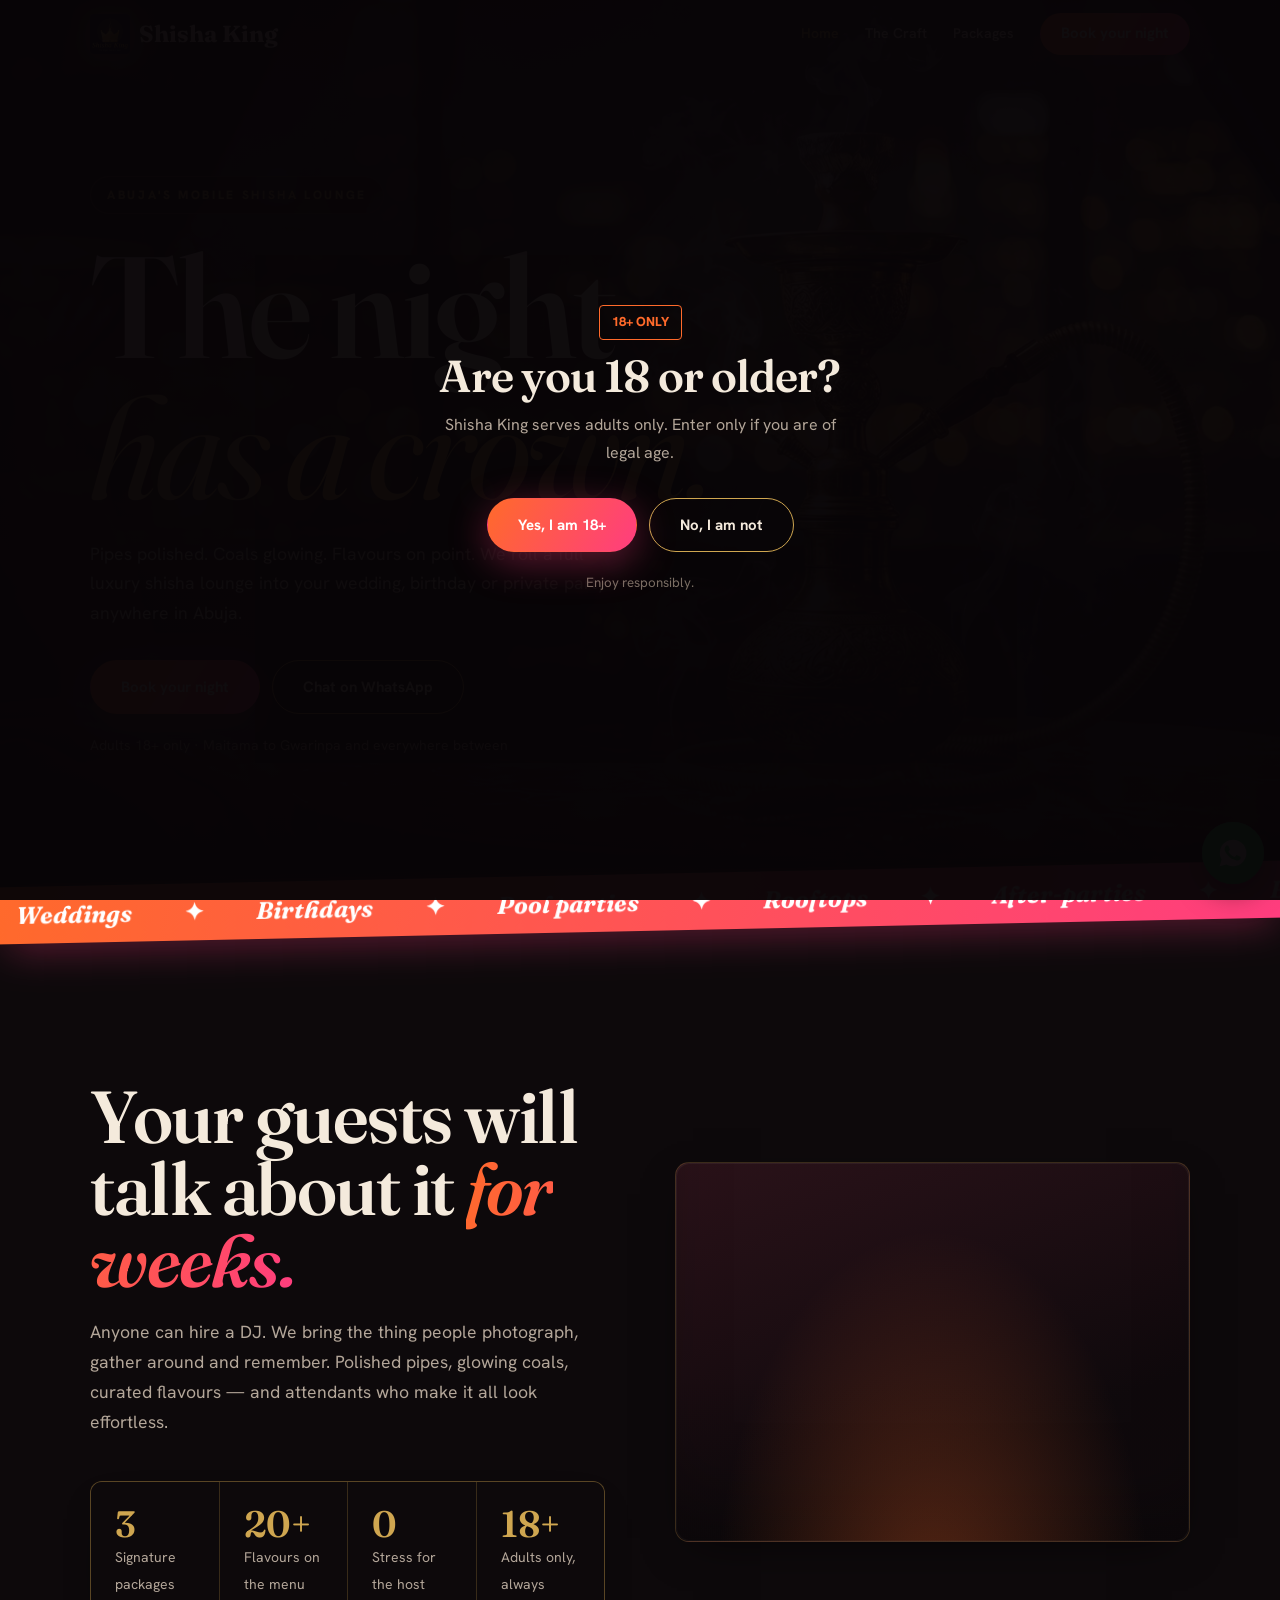
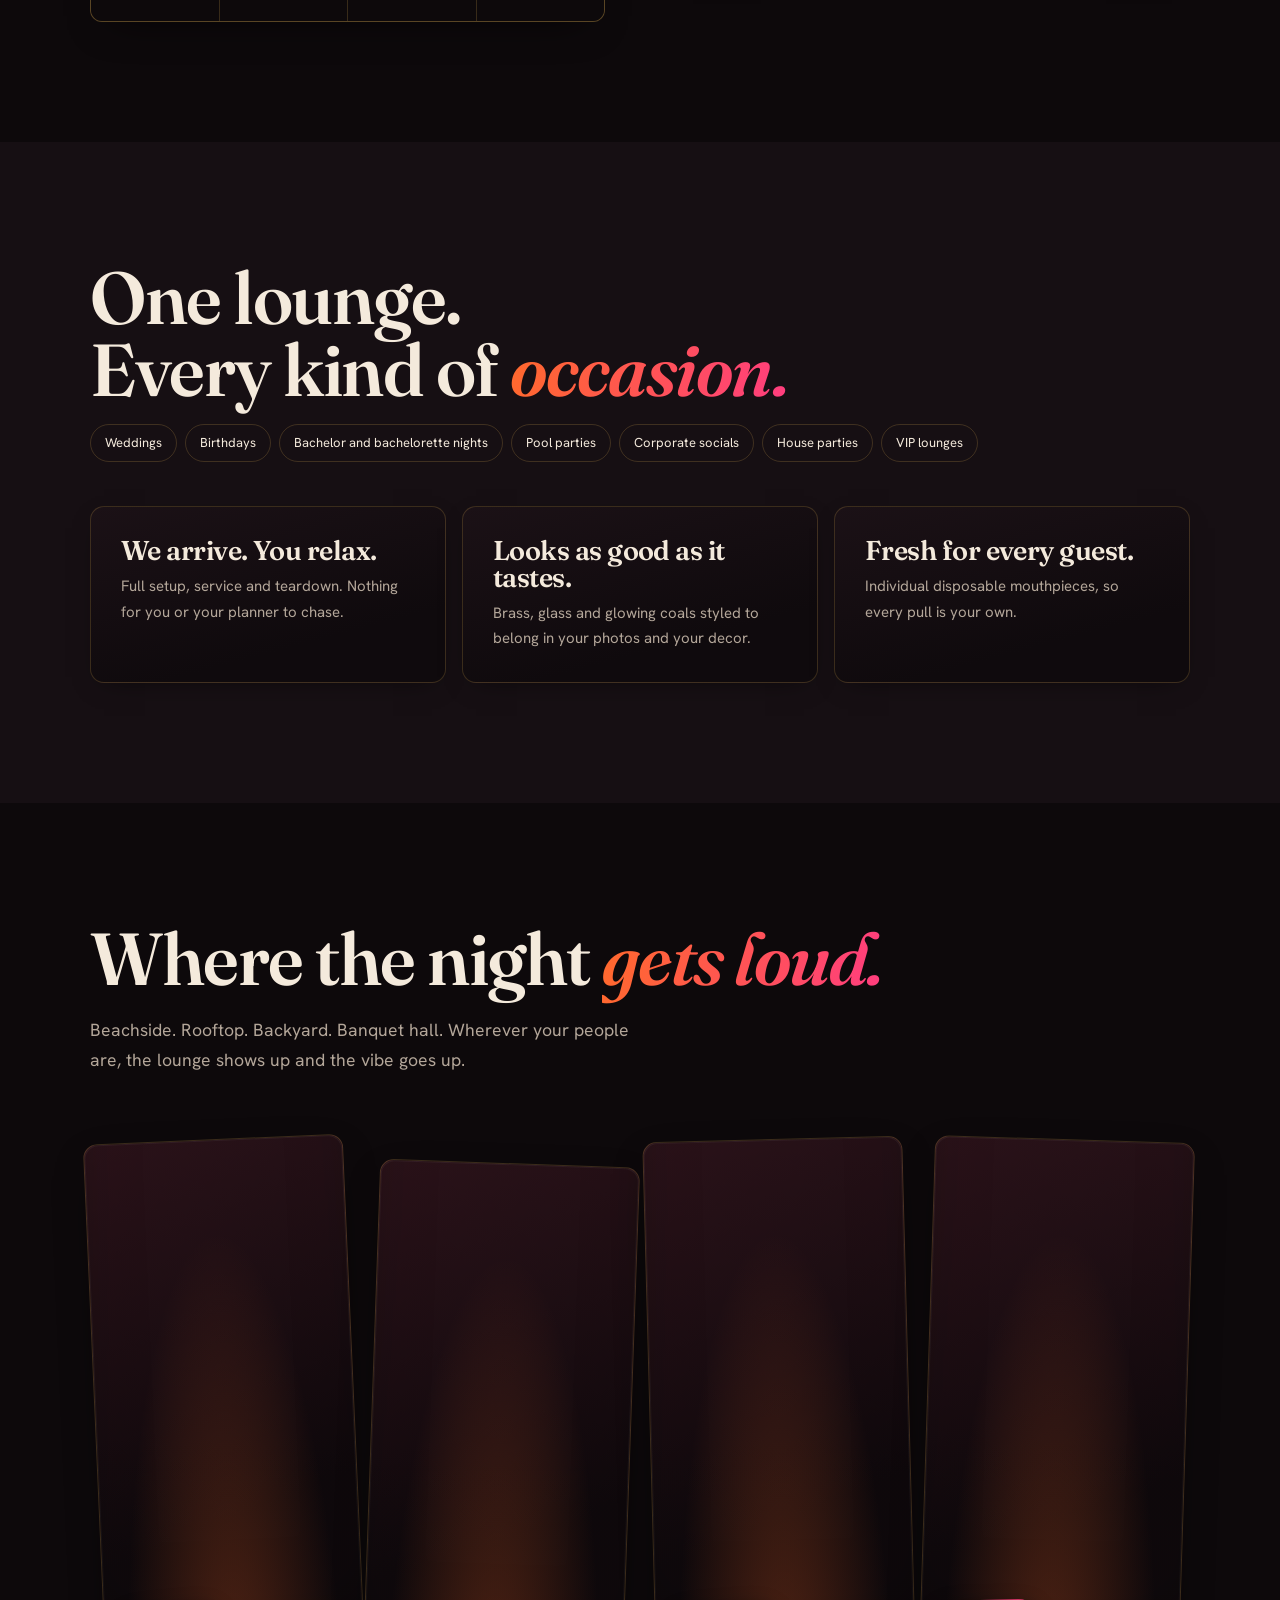
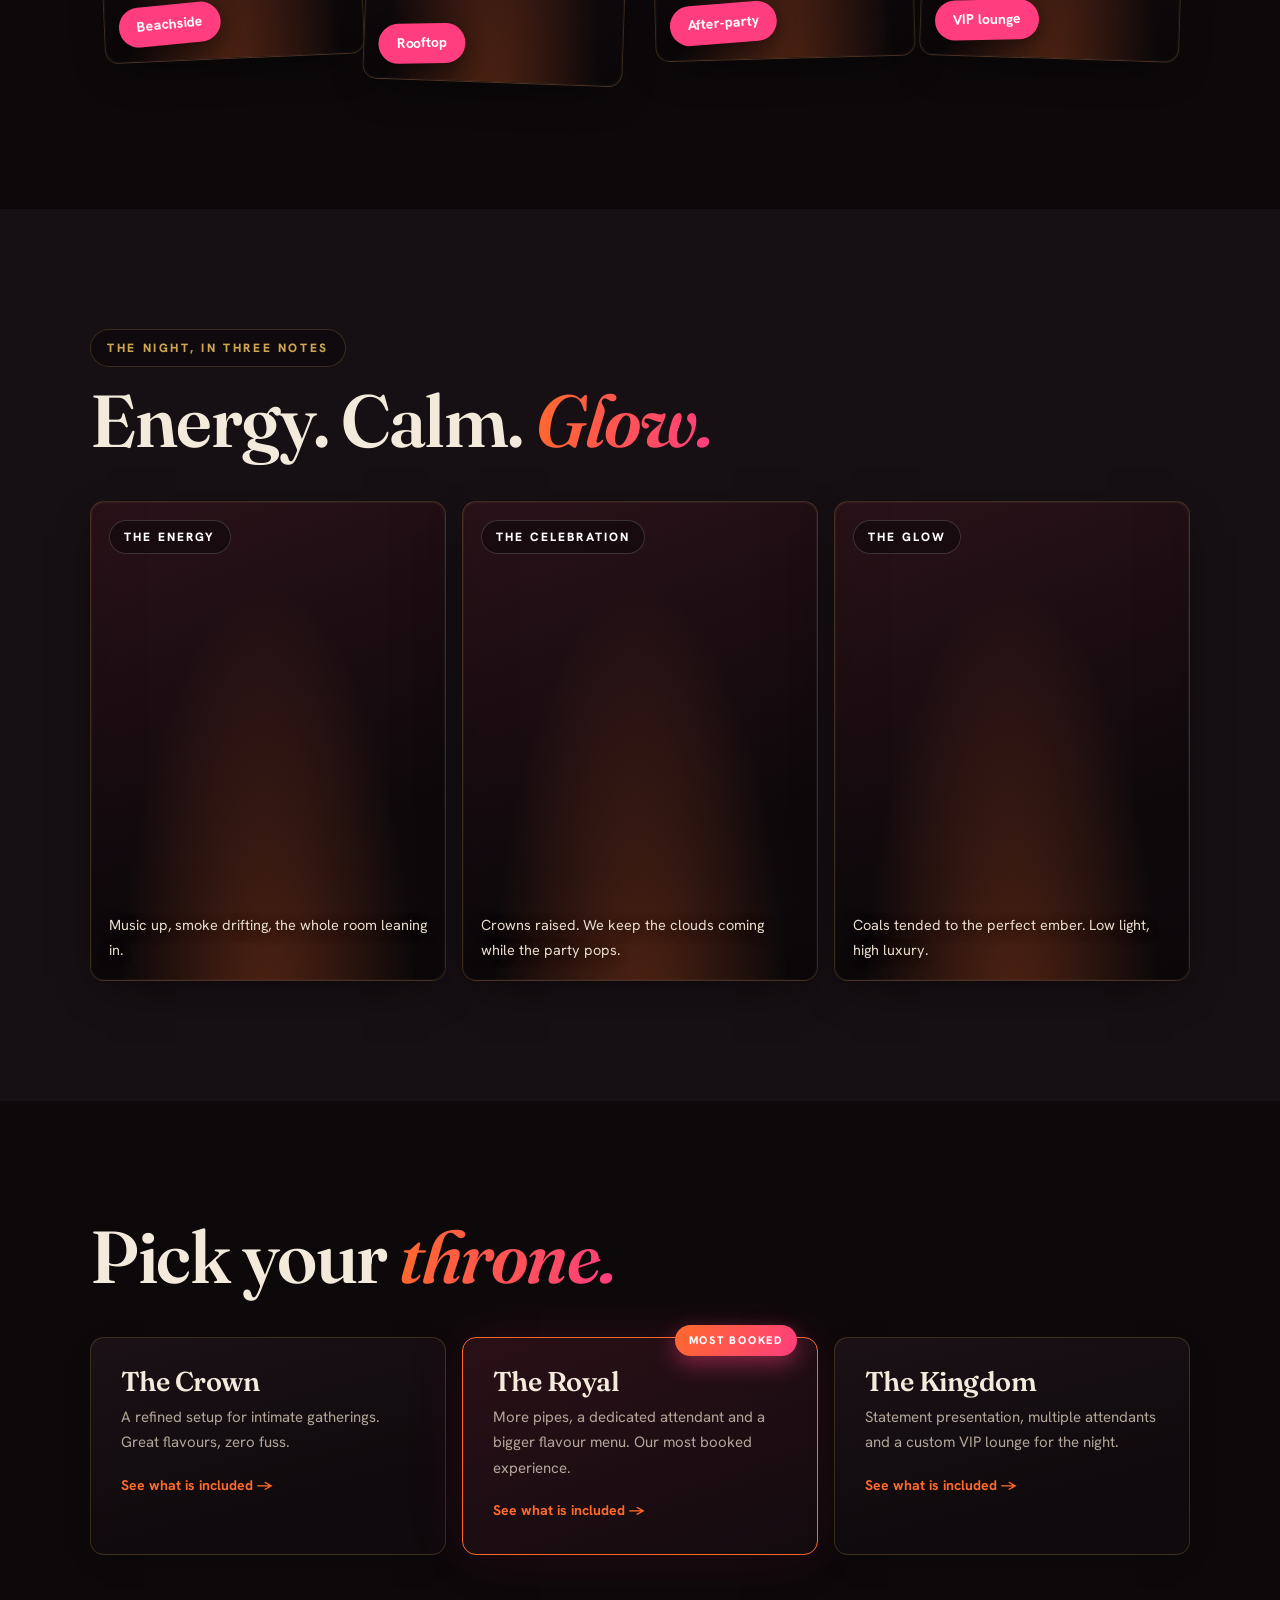
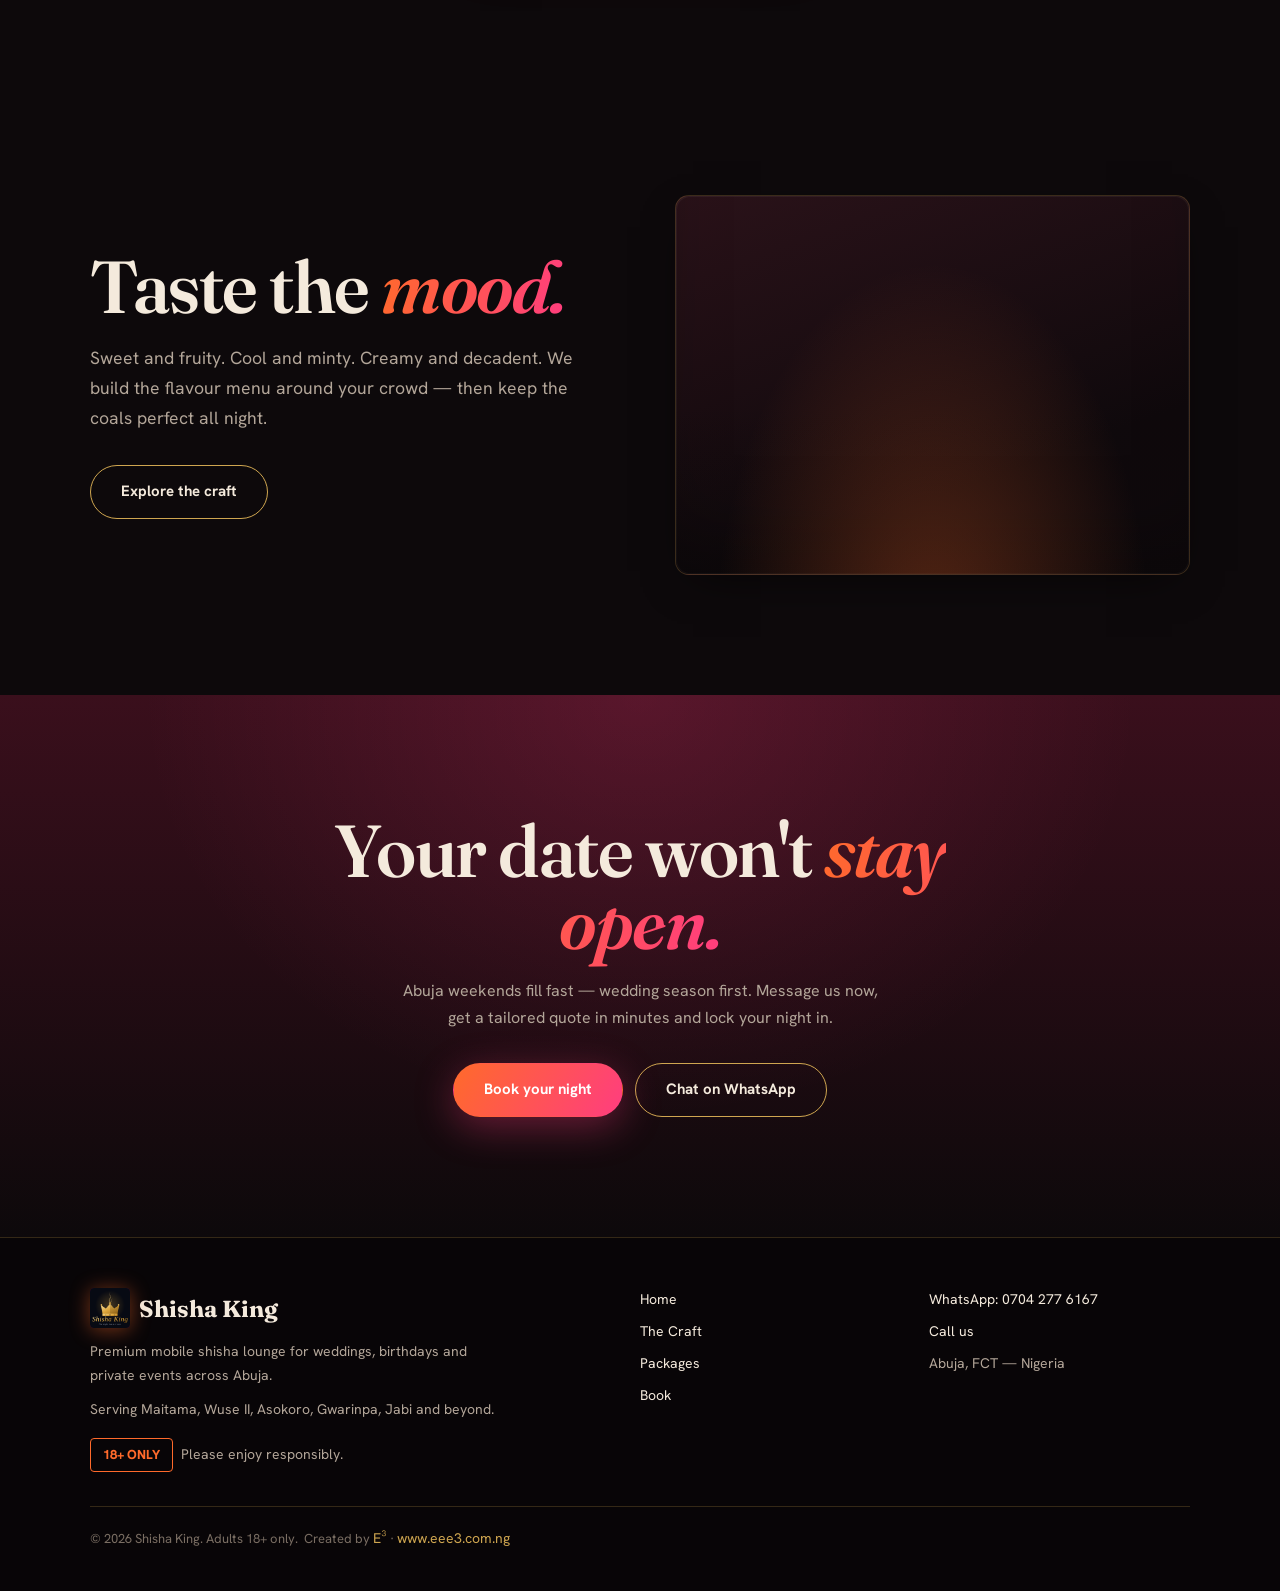
<file: index.html>
<!doctype html>
<html lang="en">
<head>
<meta charset="utf-8">
<meta name="viewport" content="width=device-width,initial-scale=1,viewport-fit=cover">
<meta name="theme-color" content="#0d090b">
<title>Shisha King | Premium Mobile Shisha Lounge for Events in Abuja</title>
<meta name="description" content="Shisha King rolls a premium shisha lounge into your wedding, birthday or private party — Maitama to Gwarinpa and everywhere in Abuja. Adults 18+ only. Book on WhatsApp.">
<meta property="og:title" content="Shisha King | Premium Mobile Shisha Lounge for Events in Abuja">
<meta property="og:description" content="Pipes polished. Coals glowing. Flavours on point. Abuja's mobile shisha lounge for weddings, birthdays and private parties. 18+ only.">
<link rel="preconnect" href="https://fonts.googleapis.com">
<link rel="preconnect" href="https://fonts.gstatic.com" crossorigin>
<link rel="preconnect" href="https://images.unsplash.com">
<link rel="preconnect" href="https://images.pexels.com">
<link href="https://fonts.googleapis.com/css2?family=Fraunces:ital,opsz,wght@0,9..144,500;0,9..144,700;1,9..144,400&family=Hanken+Grotesk:wght@400;600;700;800&display=swap" rel="stylesheet">
<link rel="stylesheet" href="css/style.css">
<link rel="icon" href="/logo.svg" type="image/svg+xml">
<link rel="icon" href="/logo.png" type="image/png">
<link rel="apple-touch-icon" href="/logo-180.png">
<link rel="canonical" href="https://shisha-king.vercel.app/index.html">
<meta property="og:url" content="https://shisha-king.vercel.app/index.html">
<meta property="og:site_name" content="Shisha King">
<meta property="og:image" content="https://shisha-king.vercel.app/og-preview.jpg">
<meta property="og:image:width" content="1200">
<meta property="og:image:height" content="630">
<meta name="twitter:card" content="summary_large_image">
<meta name="twitter:title" content="Shisha King | Premium Mobile Shisha Lounge for Events in Abuja">
<meta name="twitter:description" content="Pipes polished. Coals glowing. Flavours on point. Abuja's mobile shisha lounge for weddings, birthdays and private parties. 18+ only.">
<meta name="twitter:image" content="https://shisha-king.vercel.app/og-preview.jpg">

</head>
<body>

<div id="gate">
  <div>
    <span class="age">18+ ONLY</span>
    <h2>Are you 18 or older?</h2>
    <p>Shisha King serves adults only. Enter only if you are of legal age.</p>
    <div class="row">
      <button class="btn hot" id="yes">Yes, I am 18+</button>
      <button class="btn" id="no">No, I am not</button>
    </div>
    <small>Enjoy responsibly.</small>
  </div>
</div>

<header>
  <div class="wrap nav">
    <a class="logo" href="index.html"><img class="logo-mark" src="/logo.png" alt="Shisha King" width="256" height="256"> Shisha King</a>
    <button class="burger" aria-label="Menu" aria-expanded="false"><i></i><i></i><i></i></button>
    <div class="links">
      <a href="index.html" class="on">Home</a>
      <a href="craft.html">The Craft</a>
      <a href="book.html">Packages</a>
      <a class="btn hot" href="book.html#booking">Book your night</a>
    </div>
  </div>
</header>

<!-- HERO -->
<section class="hero"
  style="--hero:url('/hero-shisha.jpg');--heroM:url('/hero-shisha.jpg')">
  <canvas id="smoke"></canvas>
  <div class="wrap">
    <span class="eyebrow">Abuja's mobile shisha lounge</span>
    <h1><span class="l1">The night</span><span class="l2">has a crown.</span></h1>
    <p class="lead hero-lead">Pipes polished. Coals glowing. Flavours on point. We roll a full luxury shisha lounge into your wedding, birthday or private party — anywhere in Abuja.</p>
    <div class="row">
      <a class="btn hot" href="book.html#booking">Book your night</a>
      <a class="btn" href="https://wa.me/2347042776167?text=Hello%20Shisha%20King%2C%20I%20want%20to%20book%20for%20my%20event.">Chat on WhatsApp</a>
    </div>
    <p class="micro">Adults 18+ only · Maitama to Gwarinpa and everywhere between</p>
  </div>
</section>

<div class="tick" aria-hidden="true">
  <div>
    <span>Weddings</span><span>Birthdays</span><span>Pool parties</span><span>Rooftops</span><span>After-parties</span><span>Bachelor nights</span><span>House parties</span><span>Corporate socials</span><span>Maitama</span><span>Wuse II</span><span>Asokoro</span><span>Gwarinpa</span><span>Jabi</span>
    <span>Weddings</span><span>Birthdays</span><span>Pool parties</span><span>Rooftops</span><span>After-parties</span><span>Bachelor nights</span><span>House parties</span><span>Corporate socials</span><span>Maitama</span><span>Wuse II</span><span>Asokoro</span><span>Gwarinpa</span><span>Jabi</span>
  </div>
</div>

<!-- WHY US -->
<section>
  <div class="wrap split">
    <div>
      <h2>Your guests will talk about it <em>for weeks.</em></h2>
      <p class="lead">Anyone can hire a DJ. We bring the thing people photograph, gather around and remember. Polished pipes, glowing coals, curated flavours — and attendants who make it all look effortless.</p>
      <div class="stats">
        <div><b data-count="3" data-suffix="">3</b><span>Signature packages</span></div>
        <div><b data-count="20" data-suffix="+">20+</b><span>Flavours on the menu</span></div>
        <div><b data-count="0" data-suffix="">0</b><span>Stress for the host</span></div>
        <div><b data-count="18" data-suffix="+">18+</b><span>Adults only, always</span></div>
      </div>
    </div>
    <div class="ph" style="--img:url('https://images.unsplash.com/photo-1572477722570-8a909f42ca6d?auto=format&fit=crop&w=1000&q=70')" role="img" aria-label="Guests celebrating poolside at a Shisha King party"></div>
  </div>
</section>

<!-- OCCASIONS -->
<section style="background:var(--ink2)">
  <div class="wrap">
    <h2>One lounge.<br>Every kind of <em>occasion.</em></h2>
    <div class="chips">
      <span>Weddings</span><span>Birthdays</span><span>Bachelor and bachelorette nights</span><span>Pool parties</span><span>Corporate socials</span><span>House parties</span><span>VIP lounges</span>
    </div>
    <div class="grid c3">
      <div class="card"><h3>We arrive. You relax.</h3><p>Full setup, service and teardown. Nothing for you or your planner to chase.</p></div>
      <div class="card"><h3>Looks as good as it tastes.</h3><p>Brass, glass and glowing coals styled to belong in your photos and your decor.</p></div>
      <div class="card"><h3>Fresh for every guest.</h3><p>Individual disposable mouthpieces, so every pull is your own.</p></div>
    </div>
  </div>
</section>

<!-- WHERE THE NIGHT GETS LOUD -->
<section style="overflow:hidden">
  <div class="wrap">
    <h2>Where the night <em>gets loud.</em></h2>
    <p class="lead">Beachside. Rooftop. Backyard. Banquet hall. Wherever your people are, the lounge shows up and the vibe goes up.</p>
    <div class="collage">
      <div class="ph tl a" style="--img:url('https://images.unsplash.com/photo-1702889369889-2b467b5d1aaf?auto=format&fit=crop&w=900&q=70')"><b>Beachside</b></div>
      <div class="ph tl b" style="--img:url('https://images.pexels.com/photos/7518748/pexels-photo-7518748.jpeg?auto=compress&cs=tinysrgb&w=900')"><b>Rooftop</b></div>
      <div class="ph tl c" style="--img:url('https://images.pexels.com/photos/2114365/pexels-photo-2114365.jpeg?auto=compress&cs=tinysrgb&w=900')"><b>After-party</b></div>
      <div class="ph tl d" style="--img:url('https://images.unsplash.com/photo-1574238752695-675b86d49267?auto=format&fit=crop&w=900&q=70')"><b>VIP lounge</b></div>
    </div>
  </div>
</section>

<!-- STORY TRIAD -->
<section style="background:var(--ink2)">
  <div class="wrap">
    <span class="eyebrow">The night, in three notes</span>
    <h2 style="margin-top:18px">Energy. Calm. <em>Glow.</em></h2>
    <div class="story">
      <div class="ph" style="--img:url('https://images.unsplash.com/photo-1640080878866-938a9766ef55?auto=format&fit=crop&w=800&h=1000&q=70')"><b>The Energy</b><p>Music up, smoke drifting, the whole room leaning in.</p></div>
      <div class="ph" style="--img:url('https://images.unsplash.com/photo-1572477722570-8a909f42ca6d?auto=format&fit=crop&w=800&h=1000&q=70');background-position:center 68%"><b>The Celebration</b><p>Crowns raised. We keep the clouds coming while the party pops.</p></div>
      <div class="ph" style="--img:url('https://images.unsplash.com/photo-1570258364665-6752045a9609?auto=format&fit=crop&w=800&h=1000&q=70')"><b>The Glow</b><p>Coals tended to the perfect ember. Low light, high luxury.</p></div>
    </div>
  </div>
</section>

<!-- PACKAGES -->
<section>
  <div class="wrap">
    <h2>Pick your <em>throne.</em></h2>
    <div class="grid c3">
      <div class="card">
        <h3>The Crown</h3>
        <p>A refined setup for intimate gatherings. Great flavours, zero fuss.</p>
        <a class="tag" href="book.html#packages">See what is included →</a>
      </div>
      <div class="card feat">
        <span class="badge">Most booked</span>
        <h3>The Royal</h3>
        <p>More pipes, a dedicated attendant and a bigger flavour menu. Our most booked experience.</p>
        <a class="tag" href="book.html#packages">See what is included →</a>
      </div>
      <div class="card">
        <h3>The Kingdom</h3>
        <p>Statement presentation, multiple attendants and a custom VIP lounge for the night.</p>
        <a class="tag" href="book.html#packages">See what is included →</a>
      </div>
    </div>
  </div>
</section>

<!-- FLAVOURS -->
<section>
  <div class="wrap split flip">
    <div class="ph" style="--img:url('https://images.unsplash.com/photo-1574751749605-0f1e41b6cf67?auto=format&fit=crop&w=1000&q=70')" role="img" aria-label="Close-up of a premium shisha pipe"></div>
    <div>
      <h2>Taste the <em>mood.</em></h2>
      <p class="lead">Sweet and fruity. Cool and minty. Creamy and decadent. We build the flavour menu around your crowd — then keep the coals perfect all night.</p>
      <div class="row"><a class="btn" href="craft.html">Explore the craft</a></div>
    </div>
  </div>
</section>

<!-- CTA -->
<section class="band">
  <div class="wrap">
    <h2>Your date won't <em>stay open.</em></h2>
    <p>Abuja weekends fill fast — wedding season first. Message us now, get a tailored quote in minutes and lock your night in.</p>
    <div class="row">
      <a class="btn hot" href="book.html#booking">Book your night</a>
      <a class="btn" href="https://wa.me/2347042776167?text=Hello%20Shisha%20King%2C%20I%20want%20to%20book%20for%20my%20event.">Chat on WhatsApp</a>
    </div>
  </div>
</section>

<footer>
  <div class="wrap">
    <div class="cols">
      <div>
        <a class="logo" href="index.html"><img class="logo-mark" src="/logo.png" alt="Shisha King" width="256" height="256"> Shisha King</a>
        <p style="margin-top:12px;max-width:26rem">Premium mobile shisha lounge for weddings, birthdays and private events across Abuja.</p>
        <p style="margin-top:10px;max-width:26rem">Serving Maitama, Wuse II, Asokoro, Gwarinpa, Jabi and beyond.</p>
        <p style="margin-top:16px"><span class="age">18+ ONLY</span> &nbsp;Please enjoy responsibly.</p>
      </div>
      <nav>
        <a href="index.html">Home</a>
        <a href="craft.html">The Craft</a>
        <a href="book.html">Packages</a>
        <a href="book.html#booking">Book</a>
      </nav>
      <nav>
        <a href="https://wa.me/2347042776167?text=Hello%20Shisha%20King%2C%20I%20want%20to%20book%20for%20my%20event.">WhatsApp: 0704 277 6167</a>
        <a href="tel:+2347042776167">Call us</a>
        <p>Abuja, FCT — Nigeria</p>
      </nav>
    </div>
    <div class="credit">© <span id="y"></span> Shisha King. Adults 18+ only. &nbsp;Created by <a href="https://www.eee3.com.ng" target="_blank" rel="noopener">E³</a> · <a href="https://www.eee3.com.ng" target="_blank" rel="noopener">www.eee3.com.ng</a></div>
  </div>
</footer>

<a class="wa" href="https://wa.me/2347042776167?text=Hello%20Shisha%20King%2C%20I%20want%20to%20book%20for%20my%20event." aria-label="Chat on WhatsApp"><svg viewBox="0 0 24 24"><path d="M12 2a10 10 0 0 0-8.6 15L2 22l5.1-1.3A10 10 0 1 0 12 2zm5.8 14.2c-.2.7-1.4 1.3-2 1.4-.5.1-1.2.1-3.7-.9-3.1-1.3-5-4.4-5.2-4.6-.1-.2-1.2-1.6-1.2-3s.8-2.1 1-2.4c.3-.3.6-.3.8-.3h.6c.2 0 .4 0 .6.5l.9 2.2c.1.2.1.4 0 .5l-.4.6-.4.4c-.1.1-.3.3-.1.6.2.3.8 1.3 1.8 2.1 1.2 1.1 2.2 1.4 2.5 1.6.3.1.5.1.6-.1l.9-1.1c.2-.3.4-.2.6-.1l2 1c.3.1.5.2.5.3.1.2.1.8-.1 1.5z"/></svg></a>

<script src="js/main.js"></script>
<script>document.getElementById('y').textContent=new Date().getFullYear()</script>
</body>
</html>
</file>
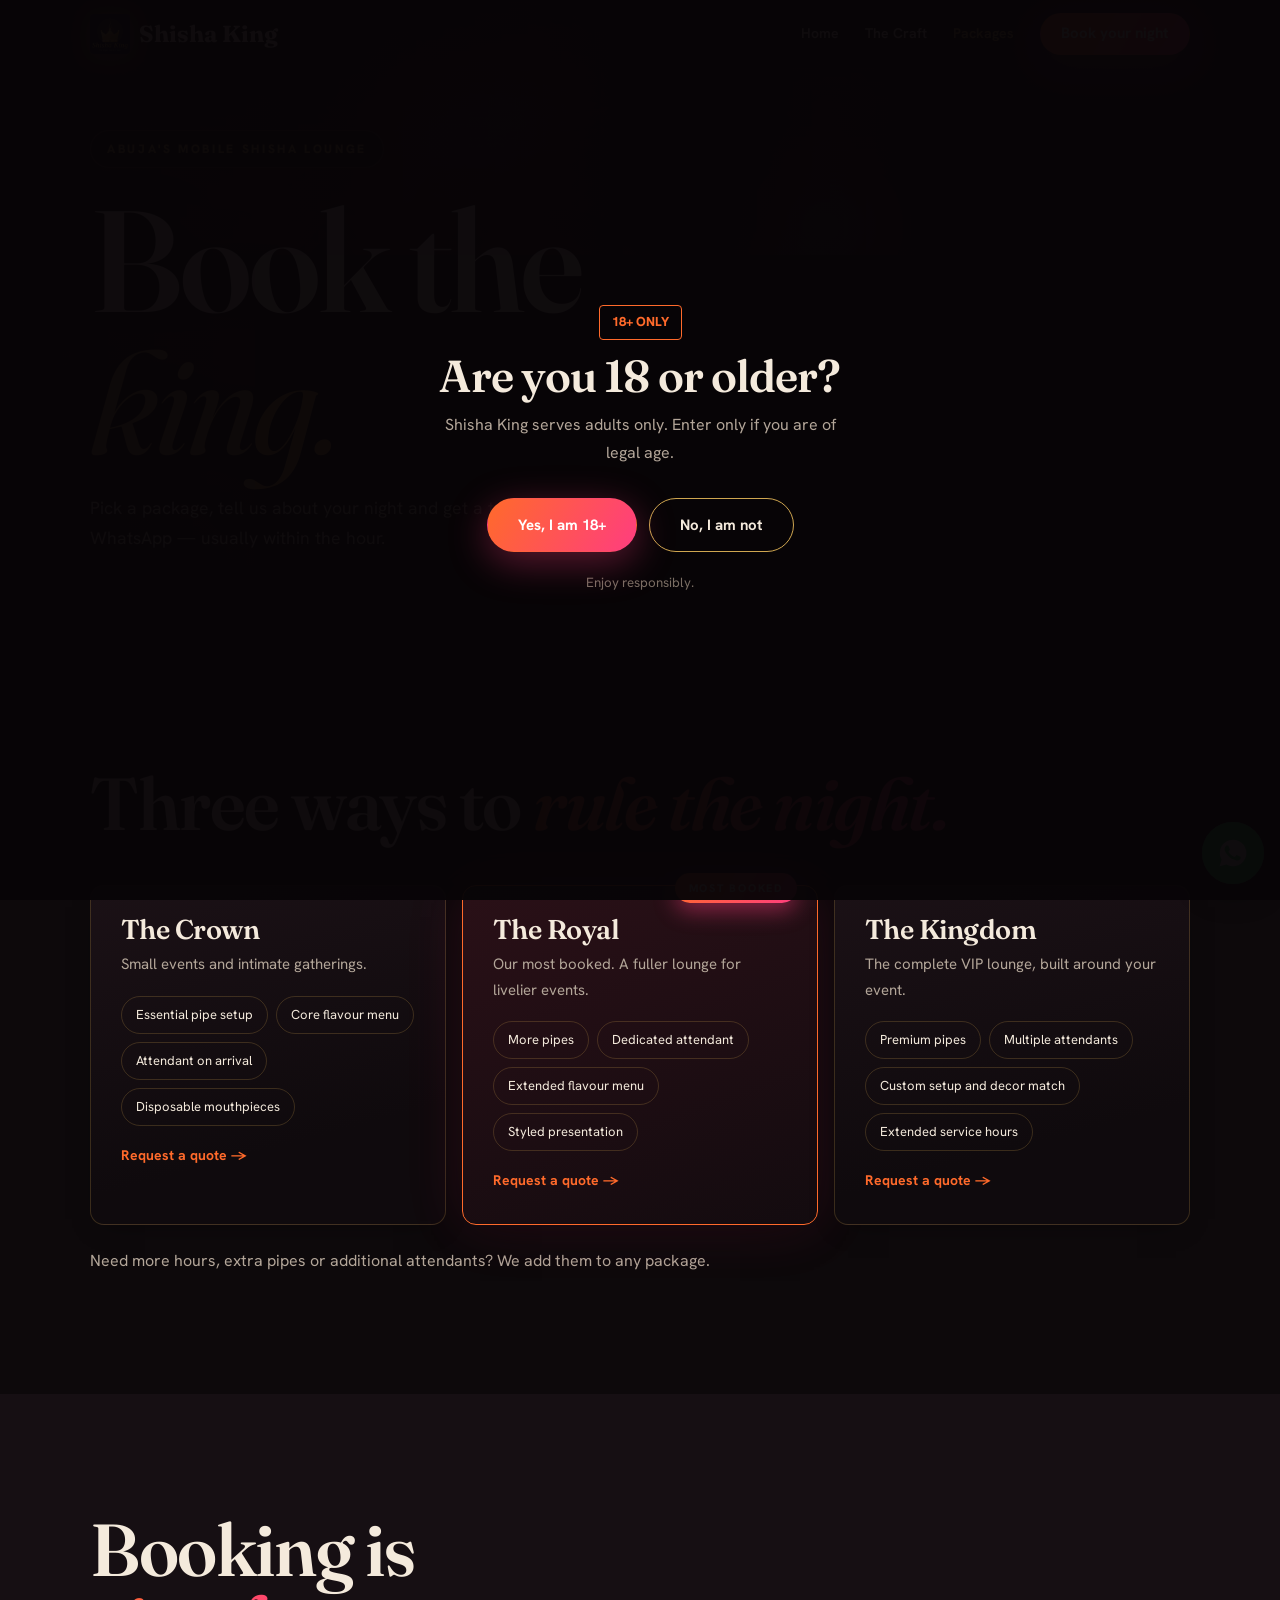
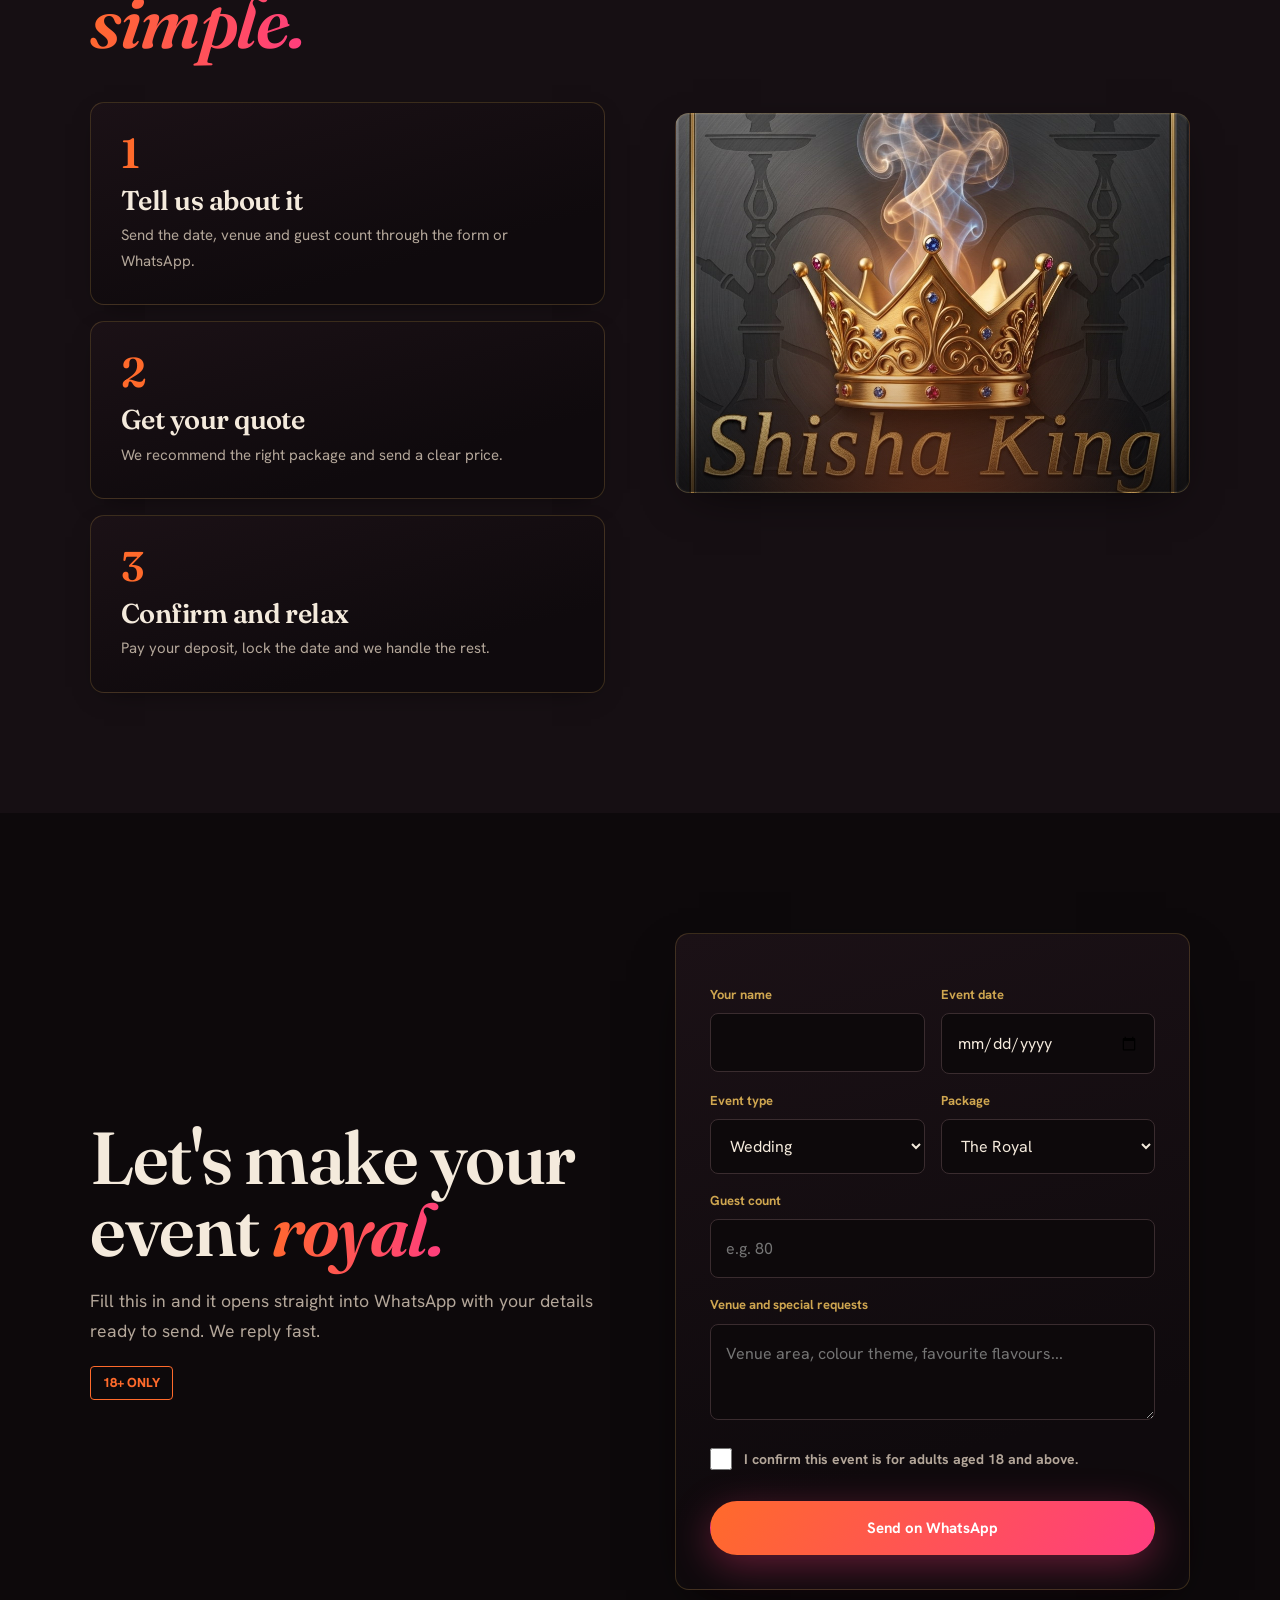
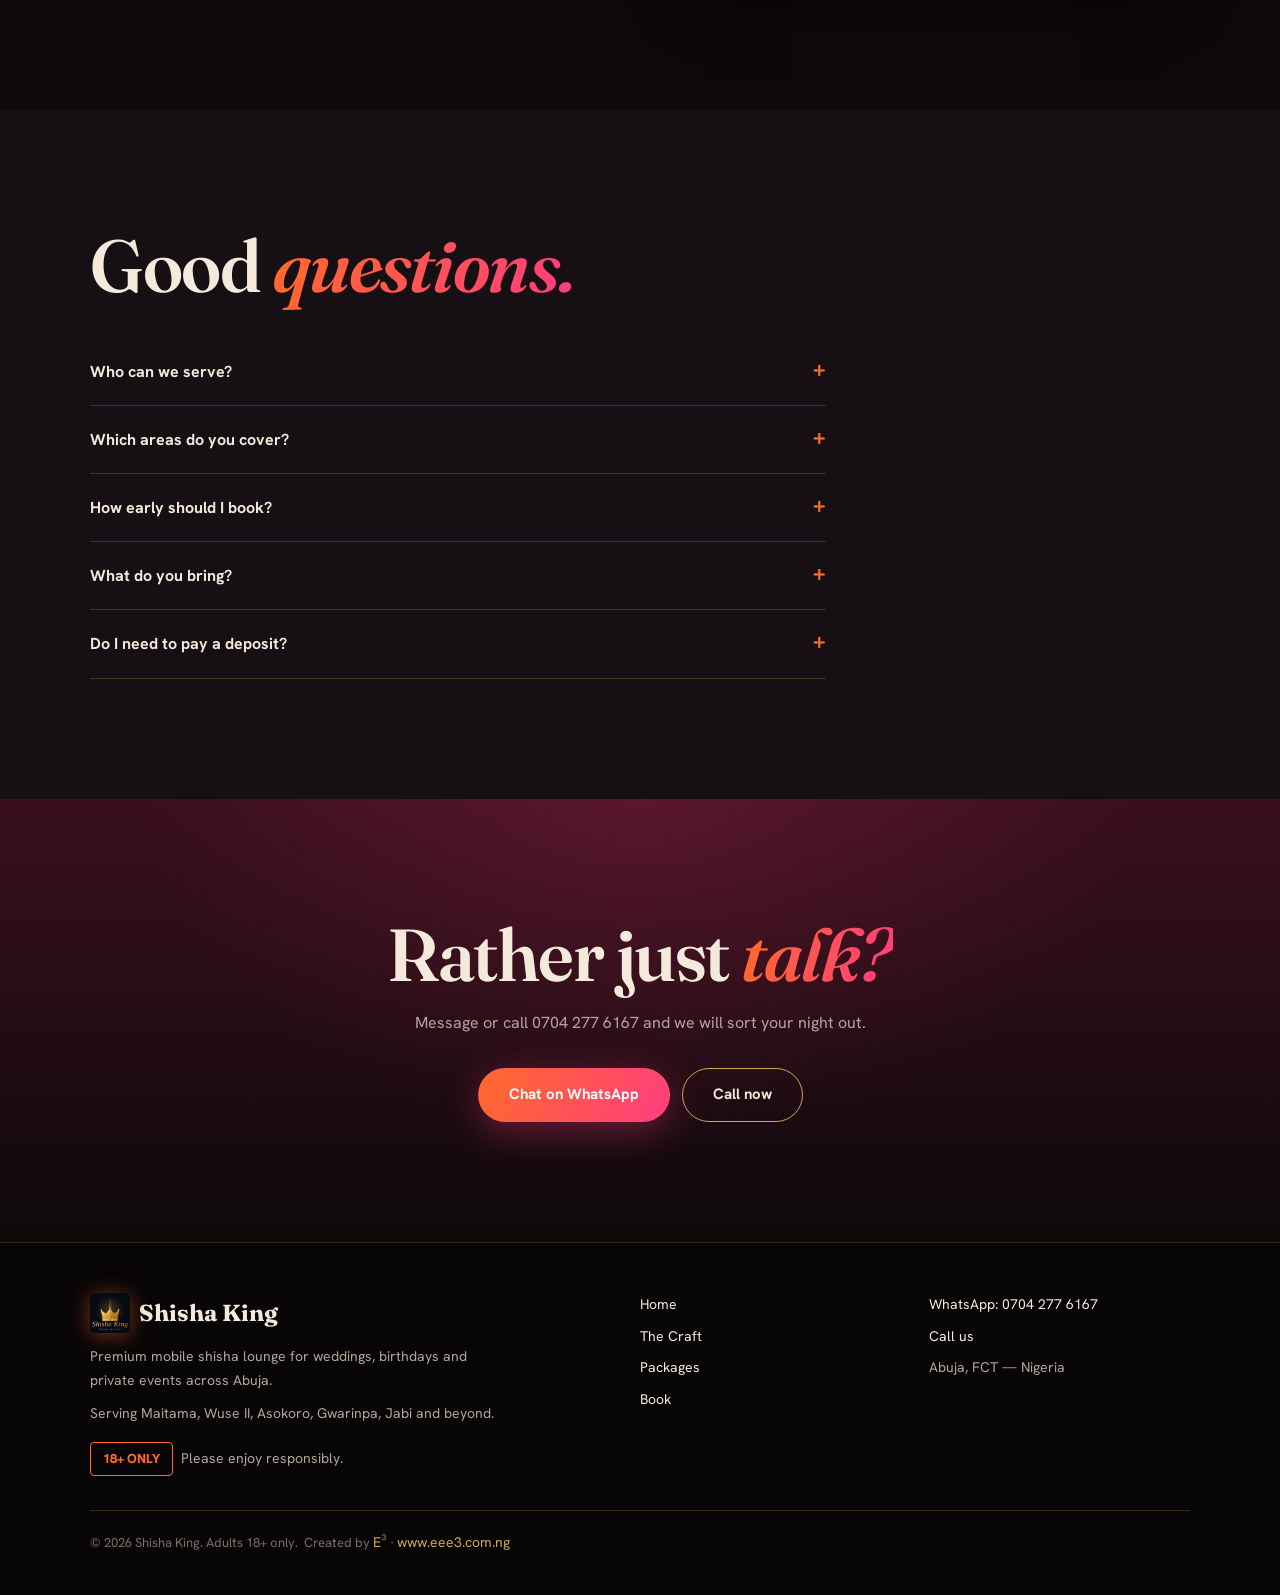
<file: book.html>
<!doctype html>
<html lang="en">
<head>
<meta charset="utf-8">
<meta name="viewport" content="width=device-width,initial-scale=1,viewport-fit=cover">
<meta name="theme-color" content="#0d090b">
<title>Packages and Booking | Shisha King Abuja</title>
<meta name="description" content="Choose The Crown, The Royal or The Kingdom and book Shisha King for your event in Abuja. Tailored quote on WhatsApp. 18+ only.">
<meta property="og:title" content="Packages and Booking | Shisha King Abuja">
<meta property="og:description" content="Choose The Crown, The Royal or The Kingdom and book Shisha King for your event in Abuja. Tailored quote on WhatsApp. 18+ only.">
<link rel="preconnect" href="https://fonts.googleapis.com">
<link rel="preconnect" href="https://fonts.gstatic.com" crossorigin>
<link rel="preconnect" href="https://images.unsplash.com">
<link rel="preconnect" href="https://images.pexels.com">
<link href="https://fonts.googleapis.com/css2?family=Fraunces:ital,opsz,wght@0,9..144,500;0,9..144,700;1,9..144,400&family=Hanken+Grotesk:wght@400;600;700;800&display=swap" rel="stylesheet">
<link rel="stylesheet" href="css/style.css">
<link rel="icon" href="/logo.svg" type="image/svg+xml">
<link rel="icon" href="/logo.png" type="image/png">
<link rel="apple-touch-icon" href="/logo-180.png">
<link rel="canonical" href="https://shisha-king.vercel.app/book.html">
<meta property="og:url" content="https://shisha-king.vercel.app/book.html">
<meta property="og:site_name" content="Shisha King">
<meta property="og:image" content="https://shisha-king.vercel.app/og-preview.jpg">
<meta property="og:image:width" content="1200">
<meta property="og:image:height" content="630">
<meta name="twitter:card" content="summary_large_image">
<meta name="twitter:title" content="Packages and Booking | Shisha King Abuja">
<meta name="twitter:description" content="Choose The Crown, The Royal or The Kingdom and book Shisha King for your Abuja event. Tailored quote on WhatsApp. 18+ only.">
<meta name="twitter:image" content="https://shisha-king.vercel.app/og-preview.jpg">

</head>
<body>

<div id="gate">
  <div>
    <span class="age">18+ ONLY</span>
    <h2>Are you 18 or older?</h2>
    <p>Shisha King serves adults only. Enter only if you are of legal age.</p>
    <div class="row">
      <button class="btn hot" id="yes">Yes, I am 18+</button>
      <button class="btn" id="no">No, I am not</button>
    </div>
    <small>Enjoy responsibly.</small>
  </div>
</div>

<header>
  <div class="wrap nav">
    <a class="logo" href="index.html"><img class="logo-mark" src="/logo.png" alt="Shisha King" width="256" height="256"> Shisha King</a>
    <button class="burger" aria-label="Menu" aria-expanded="false"><i></i><i></i><i></i></button>
    <div class="links">
      <a href="index.html">Home</a>
      <a href="craft.html">The Craft</a>
      <a href="book.html" class="on">Packages</a>
      <a class="btn hot" href="book.html#booking">Book your night</a>
    </div>
  </div>
</header>

<!-- HERO -->
<section class="hero sub"
  style="--hero:url('https://images.unsplash.com/photo-1574238752695-675b86d49267?auto=format&fit=crop&w=1600&h=900&q=70')">
  <canvas id="smoke"></canvas>
  <div class="wrap">
    <span class="eyebrow">Abuja's mobile shisha lounge</span>
    <h1>Book the <span class="l2">king.</span></h1>
    <p class="lead">Pick a package, tell us about your night and get a tailored quote on WhatsApp — usually within the hour.</p>
  </div>
</section>

<!-- PACKAGES -->
<section id="packages">
  <div class="wrap">
    <h2>Three ways to <em>rule the night.</em></h2>
    <div class="grid c3">
      <div class="card">
        <h3>The Crown</h3>
        <p>Small events and intimate gatherings.</p>
        <div class="chips"><span>Essential pipe setup</span><span>Core flavour menu</span><span>Attendant on arrival</span><span>Disposable mouthpieces</span></div>
        <a class="tag" href="#booking">Request a quote →</a>
      </div>
      <div class="card feat">
        <span class="badge">Most booked</span>
        <h3>The Royal</h3>
        <p>Our most booked. A fuller lounge for livelier events.</p>
        <div class="chips"><span>More pipes</span><span>Dedicated attendant</span><span>Extended flavour menu</span><span>Styled presentation</span></div>
        <a class="tag" href="#booking">Request a quote →</a>
      </div>
      <div class="card">
        <h3>The Kingdom</h3>
        <p>The complete VIP lounge, built around your event.</p>
        <div class="chips"><span>Premium pipes</span><span>Multiple attendants</span><span>Custom setup and decor match</span><span>Extended service hours</span></div>
        <a class="tag" href="#booking">Request a quote →</a>
      </div>
    </div>
    <p style="margin-top:22px">Need more hours, extra pipes or additional attendants? We add them to any package.</p>
  </div>
</section>

<!-- STEPS -->
<section style="background:var(--ink2)">
  <div class="wrap split">
    <div>
      <h2>Booking is <em>simple.</em></h2>
      <div class="grid steps">
        <div class="card"><h3>Tell us about it</h3><p>Send the date, venue and guest count through the form or WhatsApp.</p></div>
        <div class="card"><h3>Get your quote</h3><p>We recommend the right package and send a clear price.</p></div>
        <div class="card"><h3>Confirm and relax</h3><p>Pay your deposit, lock the date and we handle the rest.</p></div>
      </div>
    </div>
    <div>
      <div class="ph" style="--img:url('/essence.jpg')" role="img" aria-label="The Shisha King emblem, the essence behind the night"></div>
    </div>
  </div>
</section>

<!-- BOOKING FORM -->
<section id="booking">
  <div class="wrap split">
    <div>
      <h2>Let's make your event <em>royal.</em></h2>
      <p class="lead">Fill this in and it opens straight into WhatsApp with your details ready to send. We reply fast.</p>
      <p style="margin-top:20px"><span class="age">18+ ONLY</span></p>
    </div>
    <form id="book">
      <div class="frow">
        <div>
          <label for="n">Your name</label>
          <input id="n" name="name" required autocomplete="name">
        </div>
        <div>
          <label for="d">Event date</label>
          <input id="d" name="date" type="date" required>
        </div>
      </div>
      <div class="frow">
        <div>
          <label for="t">Event type</label>
          <select id="t" name="type"><option>Wedding</option><option>Birthday</option><option>Private party</option><option>Corporate or social event</option><option>Other</option></select>
        </div>
        <div>
          <label for="p">Package</label>
          <select id="p" name="pkg"><option>The Crown</option><option selected>The Royal</option><option>The Kingdom</option><option>Not sure yet</option></select>
        </div>
      </div>
      <label for="g">Guest count</label>
      <input id="g" name="guests" type="number" min="1" inputmode="numeric" placeholder="e.g. 80">
      <label for="m">Venue and special requests</label>
      <textarea id="m" name="msg" placeholder="Venue area, colour theme, favourite flavours..."></textarea>
      <label class="chk"><input type="checkbox" required> <span>I confirm this event is for adults aged 18 and above.</span></label>
      <button class="btn hot" type="submit">Send on WhatsApp</button>
    </form>
  </div>
</section>

<!-- FAQ -->
<section style="background:var(--ink2)">
  <div class="wrap">
    <h2>Good <em>questions.</em></h2>
    <div style="margin-top:36px;max-width:46rem">
      <details><summary>Who can we serve?</summary><p>Adults aged 18 and above only. We may ask for ID at the event — no exceptions.</p></details>
      <details><summary>Which areas do you cover?</summary><p>Everywhere in Abuja — Maitama, Wuse II, Asokoro, Gwarinpa, Jabi, Kubwa and beyond. Homes, hotels, lounges and outdoor venues. Further out? Just ask.</p></details>
      <details><summary>How early should I book?</summary><p>As early as you can. Weekends and December go first — some dates fill weeks ahead.</p></details>
      <details><summary>What do you bring?</summary><p>Pipes, flavours, coals, burners, disposable mouthpieces, attendants and fire safety equipment. We also clean up after.</p></details>
      <details><summary>Do I need to pay a deposit?</summary><p>Yes — a deposit secures your date. Full details come with your quote.</p></details>
    </div>
  </div>
</section>

<!-- CTA -->
<section class="band">
  <div class="wrap">
    <h2>Rather just <em>talk?</em></h2>
    <p>Message or call 0704 277 6167 and we will sort your night out.</p>
    <div class="row">
      <a class="btn hot" href="https://wa.me/2347042776167?text=Hello%20Shisha%20King%2C%20I%20want%20to%20book%20for%20my%20event.">Chat on WhatsApp</a>
      <a class="btn" href="tel:+2347042776167">Call now</a>
    </div>
  </div>
</section>

<footer>
  <div class="wrap">
    <div class="cols">
      <div>
        <a class="logo" href="index.html"><img class="logo-mark" src="/logo.png" alt="Shisha King" width="256" height="256"> Shisha King</a>
        <p style="margin-top:12px;max-width:26rem">Premium mobile shisha lounge for weddings, birthdays and private events across Abuja.</p>
        <p style="margin-top:10px;max-width:26rem">Serving Maitama, Wuse II, Asokoro, Gwarinpa, Jabi and beyond.</p>
        <p style="margin-top:16px"><span class="age">18+ ONLY</span> &nbsp;Please enjoy responsibly.</p>
      </div>
      <nav>
        <a href="index.html">Home</a>
        <a href="craft.html">The Craft</a>
        <a href="book.html">Packages</a>
        <a href="book.html#booking">Book</a>
      </nav>
      <nav>
        <a href="https://wa.me/2347042776167?text=Hello%20Shisha%20King%2C%20I%20want%20to%20book%20for%20my%20event.">WhatsApp: 0704 277 6167</a>
        <a href="tel:+2347042776167">Call us</a>
        <p>Abuja, FCT — Nigeria</p>
      </nav>
    </div>
    <div class="credit">© <span id="y"></span> Shisha King. Adults 18+ only. &nbsp;Created by <a href="https://www.eee3.com.ng" target="_blank" rel="noopener">E³</a> · <a href="https://www.eee3.com.ng" target="_blank" rel="noopener">www.eee3.com.ng</a></div>
  </div>
</footer>

<a class="wa" href="https://wa.me/2347042776167?text=Hello%20Shisha%20King%2C%20I%20want%20to%20book%20for%20my%20event." aria-label="Chat on WhatsApp"><svg viewBox="0 0 24 24"><path d="M12 2a10 10 0 0 0-8.6 15L2 22l5.1-1.3A10 10 0 1 0 12 2zm5.8 14.2c-.2.7-1.4 1.3-2 1.4-.5.1-1.2.1-3.7-.9-3.1-1.3-5-4.4-5.2-4.6-.1-.2-1.2-1.6-1.2-3s.8-2.1 1-2.4c.3-.3.6-.3.8-.3h.6c.2 0 .4 0 .6.5l.9 2.2c.1.2.1.4 0 .5l-.4.6-.4.4c-.1.1-.3.3-.1.6.2.3.8 1.3 1.8 2.1 1.2 1.1 2.2 1.4 2.5 1.6.3.1.5.1.6-.1l.9-1.1c.2-.3.4-.2.6-.1l2 1c.3.1.5.2.5.3.1.2.1.8-.1 1.5z"/></svg></a>

<script src="js/main.js"></script>
<script>document.getElementById('y').textContent=new Date().getFullYear()</script>
</body>
</html>
</file>
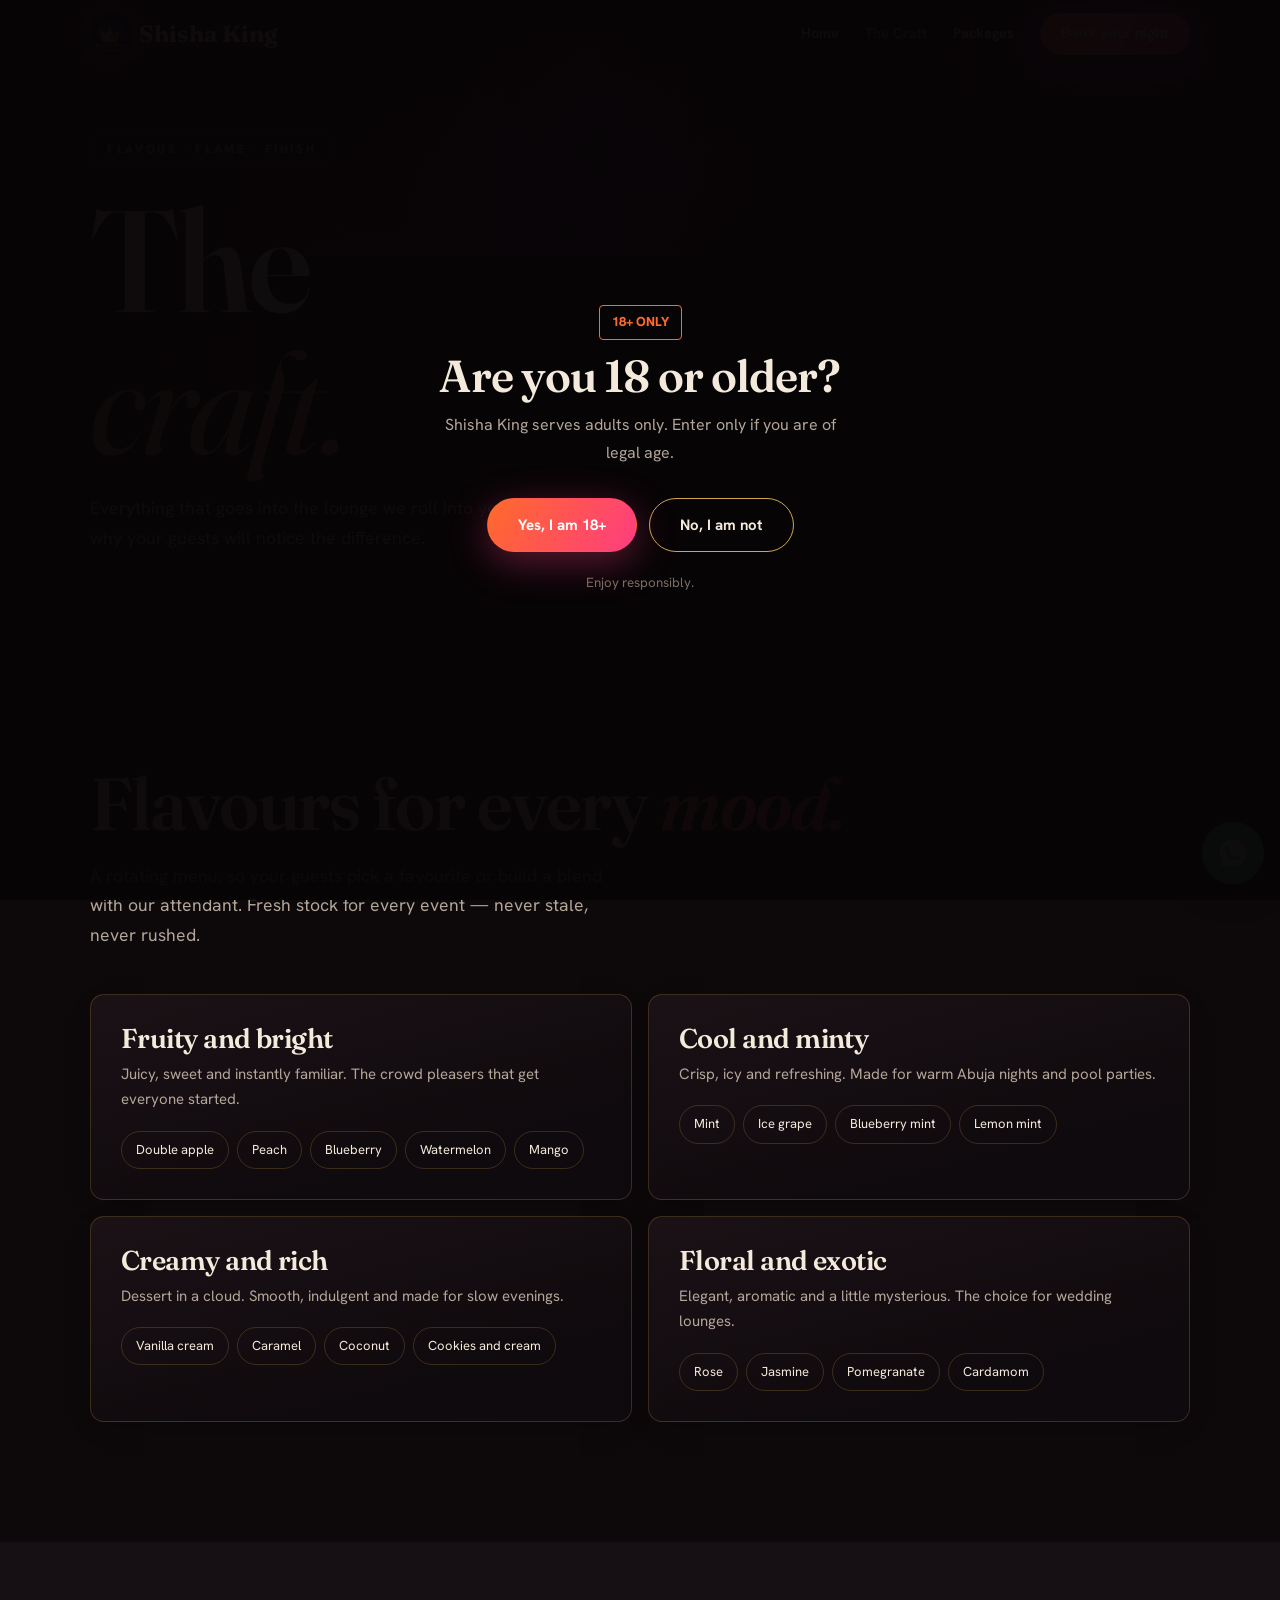
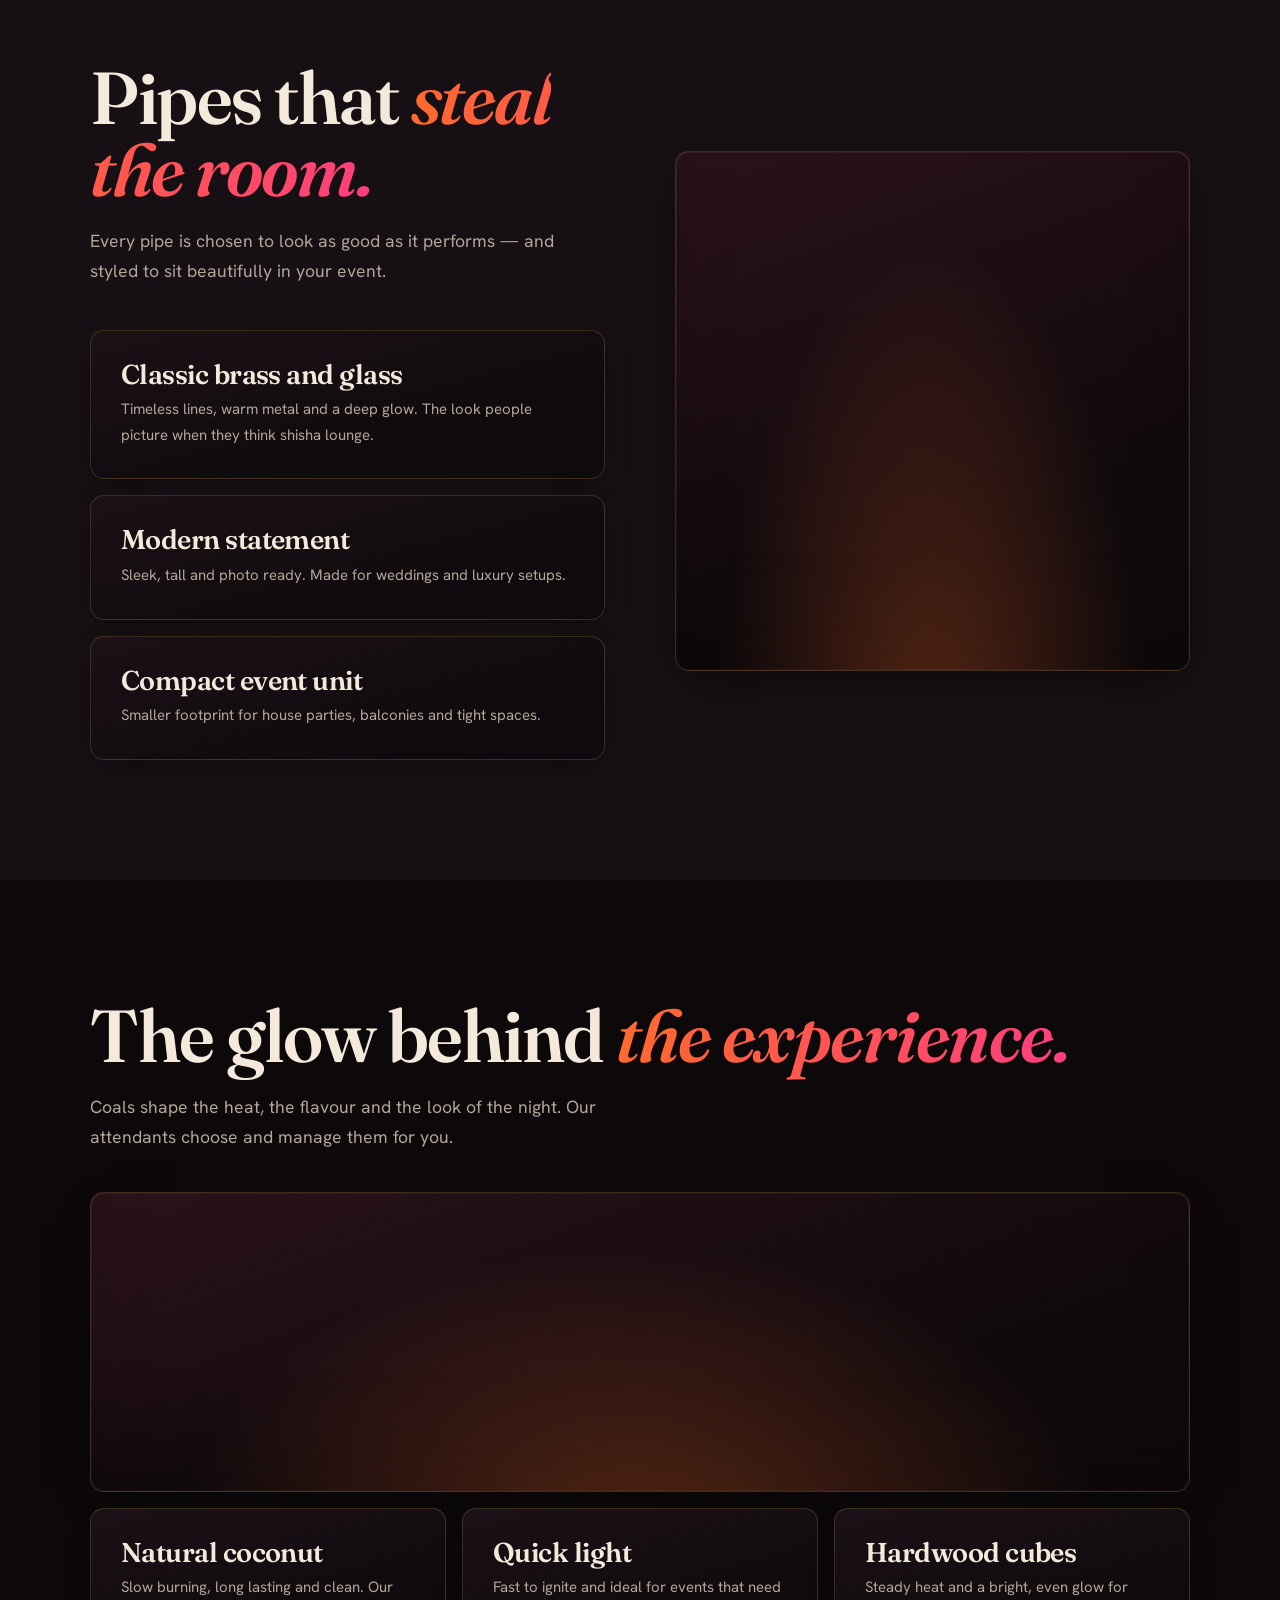
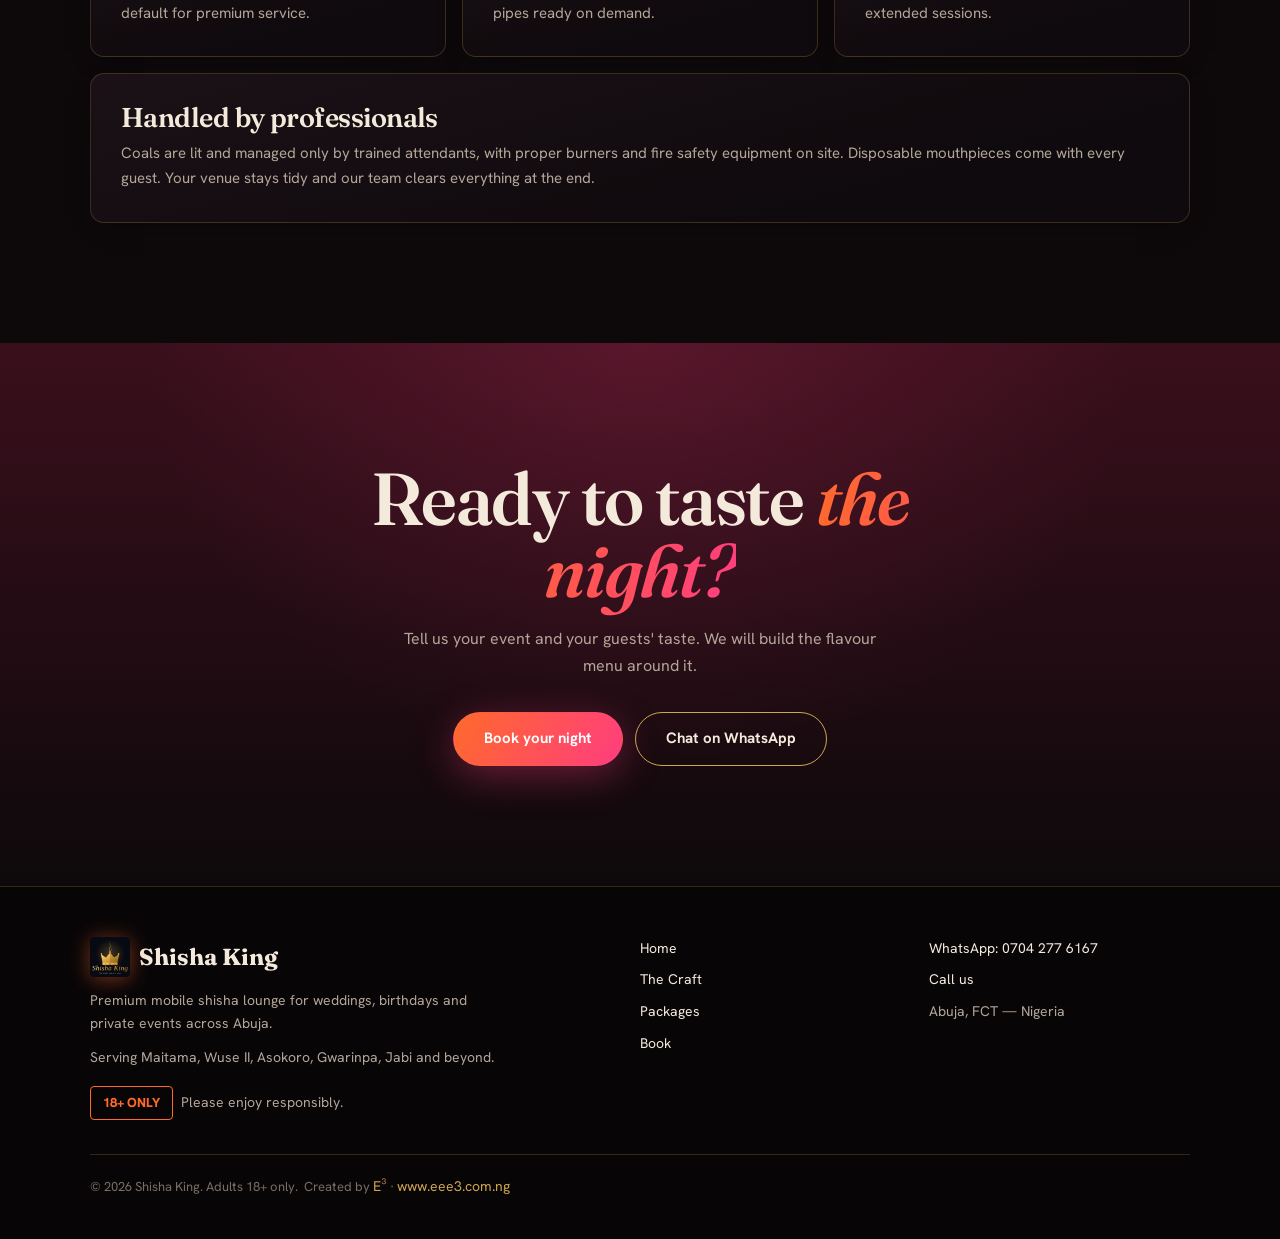
<file: craft.html>
<!doctype html>
<html lang="en">
<head>
<meta charset="utf-8">
<meta name="viewport" content="width=device-width,initial-scale=1,viewport-fit=cover">
<meta name="theme-color" content="#0d090b">
<title>The Craft | Shisha Flavours, Pipes and Coals | Shisha King</title>
<meta name="description" content="Explore Shisha King flavours, pipes and coals — the craft behind every premium shisha experience in Abuja. 18+ only.">
<meta property="og:title" content="The Craft | Shisha Flavours, Pipes and Coals | Shisha King">
<meta property="og:description" content="Explore Shisha King flavours, pipes and coals — the craft behind every premium shisha experience in Abuja. 18+ only.">
<link rel="preconnect" href="https://fonts.googleapis.com">
<link rel="preconnect" href="https://fonts.gstatic.com" crossorigin>
<link rel="preconnect" href="https://images.unsplash.com">
<link rel="preconnect" href="https://images.pexels.com">
<link href="https://fonts.googleapis.com/css2?family=Fraunces:ital,opsz,wght@0,9..144,500;0,9..144,700;1,9..144,400&family=Hanken+Grotesk:wght@400;600;700;800&display=swap" rel="stylesheet">
<link rel="stylesheet" href="css/style.css">
<link rel="icon" href="/logo.svg" type="image/svg+xml">
<link rel="icon" href="/logo.png" type="image/png">
<link rel="apple-touch-icon" href="/logo-180.png">
<link rel="canonical" href="https://shisha-king.vercel.app/craft.html">
<meta property="og:url" content="https://shisha-king.vercel.app/craft.html">
<meta property="og:site_name" content="Shisha King">
<meta property="og:image" content="https://shisha-king.vercel.app/og-preview.jpg">
<meta property="og:image:width" content="1200">
<meta property="og:image:height" content="630">
<meta name="twitter:card" content="summary_large_image">
<meta name="twitter:title" content="The Craft | Shisha Flavours, Pipes and Coals | Shisha King">
<meta name="twitter:description" content="Explore Shisha King flavours, pipes and coals — the craft behind every premium shisha experience in Abuja. 18+ only.">
<meta name="twitter:image" content="https://shisha-king.vercel.app/og-preview.jpg">

</head>
<body>

<div id="gate">
  <div>
    <span class="age">18+ ONLY</span>
    <h2>Are you 18 or older?</h2>
    <p>Shisha King serves adults only. Enter only if you are of legal age.</p>
    <div class="row">
      <button class="btn hot" id="yes">Yes, I am 18+</button>
      <button class="btn" id="no">No, I am not</button>
    </div>
    <small>Enjoy responsibly.</small>
  </div>
</div>

<header>
  <div class="wrap nav">
    <a class="logo" href="index.html"><img class="logo-mark" src="/logo.png" alt="Shisha King" width="256" height="256"> Shisha King</a>
    <button class="burger" aria-label="Menu" aria-expanded="false"><i></i><i></i><i></i></button>
    <div class="links">
      <a href="index.html">Home</a>
      <a href="craft.html" class="on">The Craft</a>
      <a href="book.html">Packages</a>
      <a class="btn hot" href="book.html#booking">Book your night</a>
    </div>
  </div>
</header>

<!-- HERO -->
<section class="hero sub"
  style="--hero:url('https://images.unsplash.com/photo-1570258364665-6752045a9609?auto=format&fit=crop&w=1600&h=900&q=70')">
  <canvas id="smoke"></canvas>
  <div class="wrap">
    <span class="eyebrow">Flavour · Flame · Finish</span>
    <h1>The <span class="l2">craft.</span></h1>
    <p class="lead">Everything that goes into the lounge we roll into your event — and why your guests will notice the difference.</p>
  </div>
</section>

<!-- FLAVOURS -->
<section>
  <div class="wrap">
    <h2>Flavours for every <em>mood.</em></h2>
    <p class="lead">A rotating menu, so your guests pick a favourite or build a blend with our attendant. Fresh stock for every event — never stale, never rushed.</p>
    <div class="grid c2">
      <div class="card">
        <h3>Fruity and bright</h3>
        <p>Juicy, sweet and instantly familiar. The crowd pleasers that get everyone started.</p>
        <div class="chips"><span>Double apple</span><span>Peach</span><span>Blueberry</span><span>Watermelon</span><span>Mango</span></div>
      </div>
      <div class="card">
        <h3>Cool and minty</h3>
        <p>Crisp, icy and refreshing. Made for warm Abuja nights and pool parties.</p>
        <div class="chips"><span>Mint</span><span>Ice grape</span><span>Blueberry mint</span><span>Lemon mint</span></div>
      </div>
      <div class="card">
        <h3>Creamy and rich</h3>
        <p>Dessert in a cloud. Smooth, indulgent and made for slow evenings.</p>
        <div class="chips"><span>Vanilla cream</span><span>Caramel</span><span>Coconut</span><span>Cookies and cream</span></div>
      </div>
      <div class="card">
        <h3>Floral and exotic</h3>
        <p>Elegant, aromatic and a little mysterious. The choice for wedding lounges.</p>
        <div class="chips"><span>Rose</span><span>Jasmine</span><span>Pomegranate</span><span>Cardamom</span></div>
      </div>
    </div>
  </div>
</section>

<!-- PIPES -->
<section style="background:var(--ink2)">
  <div class="wrap split">
    <div>
      <h2>Pipes that <em>steal the room.</em></h2>
      <p class="lead">Every pipe is chosen to look as good as it performs — and styled to sit beautifully in your event.</p>
      <div class="grid">
        <div class="card"><h3>Classic brass and glass</h3><p>Timeless lines, warm metal and a deep glow. The look people picture when they think shisha lounge.</p></div>
        <div class="card"><h3>Modern statement</h3><p>Sleek, tall and photo ready. Made for weddings and luxury setups.</p></div>
        <div class="card"><h3>Compact event unit</h3><p>Smaller footprint for house parties, balconies and tight spaces.</p></div>
      </div>
    </div>
    <div class="ph" style="--img:url('https://images.pexels.com/photos/7518748/pexels-photo-7518748.jpeg?auto=compress&cs=tinysrgb&w=1000');min-height:520px" role="img" aria-label="Three premium shisha pipes under warm light"></div>
  </div>
</section>

<!-- COALS -->
<section>
  <div class="wrap">
    <h2>The glow behind <em>the experience.</em></h2>
    <p class="lead">Coals shape the heat, the flavour and the look of the night. Our attendants choose and manage them for you.</p>
    <div class="ph" style="--img:url('https://images.unsplash.com/photo-1570258364665-6752045a9609?auto=format&fit=crop&w=1200&q=70');min-height:300px;margin-top:40px" role="img" aria-label="Glowing coals at a Shisha King lounge"></div>
    <div class="grid c3" style="margin-top:16px">
      <div class="card"><h3>Natural coconut</h3><p>Slow burning, long lasting and clean. Our default for premium service.</p></div>
      <div class="card"><h3>Quick light</h3><p>Fast to ignite and ideal for events that need pipes ready on demand.</p></div>
      <div class="card"><h3>Hardwood cubes</h3><p>Steady heat and a bright, even glow for extended sessions.</p></div>
    </div>
    <div class="card" style="margin-top:16px">
      <h3>Handled by professionals</h3>
      <p>Coals are lit and managed only by trained attendants, with proper burners and fire safety equipment on site. Disposable mouthpieces come with every guest. Your venue stays tidy and our team clears everything at the end.</p>
    </div>
  </div>
</section>

<!-- CTA -->
<section class="band">
  <div class="wrap">
    <h2>Ready to taste <em>the night?</em></h2>
    <p>Tell us your event and your guests' taste. We will build the flavour menu around it.</p>
    <div class="row">
      <a class="btn hot" href="book.html#booking">Book your night</a>
      <a class="btn" href="https://wa.me/2347042776167?text=Hello%20Shisha%20King%2C%20I%20want%20to%20book%20for%20my%20event.">Chat on WhatsApp</a>
    </div>
  </div>
</section>

<footer>
  <div class="wrap">
    <div class="cols">
      <div>
        <a class="logo" href="index.html"><img class="logo-mark" src="/logo.png" alt="Shisha King" width="256" height="256"> Shisha King</a>
        <p style="margin-top:12px;max-width:26rem">Premium mobile shisha lounge for weddings, birthdays and private events across Abuja.</p>
        <p style="margin-top:10px;max-width:26rem">Serving Maitama, Wuse II, Asokoro, Gwarinpa, Jabi and beyond.</p>
        <p style="margin-top:16px"><span class="age">18+ ONLY</span> &nbsp;Please enjoy responsibly.</p>
      </div>
      <nav>
        <a href="index.html">Home</a>
        <a href="craft.html">The Craft</a>
        <a href="book.html">Packages</a>
        <a href="book.html#booking">Book</a>
      </nav>
      <nav>
        <a href="https://wa.me/2347042776167?text=Hello%20Shisha%20King%2C%20I%20want%20to%20book%20for%20my%20event.">WhatsApp: 0704 277 6167</a>
        <a href="tel:+2347042776167">Call us</a>
        <p>Abuja, FCT — Nigeria</p>
      </nav>
    </div>
    <div class="credit">© <span id="y"></span> Shisha King. Adults 18+ only. &nbsp;Created by <a href="https://www.eee3.com.ng" target="_blank" rel="noopener">E³</a> · <a href="https://www.eee3.com.ng" target="_blank" rel="noopener">www.eee3.com.ng</a></div>
  </div>
</footer>

<a class="wa" href="https://wa.me/2347042776167?text=Hello%20Shisha%20King%2C%20I%20want%20to%20book%20for%20my%20event." aria-label="Chat on WhatsApp"><svg viewBox="0 0 24 24"><path d="M12 2a10 10 0 0 0-8.6 15L2 22l5.1-1.3A10 10 0 1 0 12 2zm5.8 14.2c-.2.7-1.4 1.3-2 1.4-.5.1-1.2.1-3.7-.9-3.1-1.3-5-4.4-5.2-4.6-.1-.2-1.2-1.6-1.2-3s.8-2.1 1-2.4c.3-.3.6-.3.8-.3h.6c.2 0 .4 0 .6.5l.9 2.2c.1.2.1.4 0 .5l-.4.6-.4.4c-.1.1-.3.3-.1.6.2.3.8 1.3 1.8 2.1 1.2 1.1 2.2 1.4 2.5 1.6.3.1.5.1.6-.1l.9-1.1c.2-.3.4-.2.6-.1l2 1c.3.1.5.2.5.3.1.2.1.8-.1 1.5z"/></svg></a>

<script src="js/main.js"></script>
<script>document.getElementById('y').textContent=new Date().getFullYear()</script>
</body>
</html>
</file>
<file: css/style.css>
/* ============================================================
   SHISHA KING — Abuja's mobile shisha lounge
   Palette: midnight ink, wine, ember orange, pop pink, brass, bone
   ============================================================ */

:root{
  --ink:#0d090b;
  --ink2:#160f13;
  --wine:#3a0f1c;
  --ember:#ff6a2b;
  --pop:#ff3d7f;
  --brass:#cfa650;
  --bone:#f4eadc;
  --mute:#b3a699;
  --line:rgba(207,166,80,.22);
}

*{box-sizing:border-box;margin:0;padding:0}
html{scroll-behavior:smooth}
body{
  background:var(--ink);
  color:var(--bone);
  font:16px/1.7 'Hanken Grotesk',system-ui,sans-serif;
  overflow-x:hidden;
  -webkit-font-smoothing:antialiased;
}
a{color:inherit;text-decoration:none}
:focus-visible{outline:2px solid var(--ember);outline-offset:3px}
::selection{background:var(--pop);color:#fff}
::-webkit-scrollbar{width:10px}
::-webkit-scrollbar-track{background:#0a0608}
::-webkit-scrollbar-thumb{background:#3a2530;border-radius:99px}
::-webkit-scrollbar-thumb:hover{background:var(--wine)}

h1,h2,h3{font-family:'Fraunces',Georgia,serif;font-weight:600;line-height:.98;letter-spacing:-.02em}
h1{font-size:clamp(3.4rem,14vw,9rem)}
h2{font-size:clamp(2.4rem,8.5vw,4.6rem)}
h3{font-size:1.7rem}
p{color:var(--mute)}
em{background:linear-gradient(100deg,var(--ember),var(--pop));-webkit-background-clip:text;background-clip:text;color:transparent;font-style:italic}

.wrap{width:min(1100px,100% - 36px);margin:auto}
section{padding:84px 0}
.lead{font-size:1.1rem;max-width:34rem;margin-top:20px}
.eyebrow{
  display:inline-block;
  font-size:12px;font-weight:800;letter-spacing:.22em;text-transform:uppercase;
  color:var(--brass);
  padding:8px 16px;border:1px solid var(--line);border-radius:99px;
  background:rgba(13,9,11,.55);backdrop-filter:blur(8px);
}

/* ---------- Buttons ---------- */
.btn{
  display:inline-flex;align-items:center;justify-content:center;gap:10px;
  min-height:54px;padding:0 30px;border-radius:99px;
  font-weight:700;font-size:15px;border:1.5px solid var(--brass);
  transition:transform .25s,box-shadow .25s,background .25s,border-color .25s;
  cursor:pointer;font-family:inherit;color:var(--bone);background:none;
}
.btn:hover{transform:translateY(-2px);background:rgba(207,166,80,.08)}
.btn:active{transform:translateY(0) scale(.98)}
.btn.hot{
  position:relative;overflow:hidden;
  background:linear-gradient(120deg,var(--ember),var(--pop));
  border-color:transparent;color:#fff;
  box-shadow:0 10px 38px rgba(255,61,127,.35);
}
.btn.hot:hover{transform:translateY(-3px) scale(1.02);box-shadow:0 16px 44px rgba(255,61,127,.45);background:linear-gradient(120deg,var(--ember),var(--pop))}
.btn.hot:after{
  content:"";position:absolute;top:0;left:-70%;width:45%;height:100%;
  background:linear-gradient(100deg,transparent,rgba(255,255,255,.28),transparent);
  transform:skewX(-20deg);transition:left .55s ease;
}
.btn.hot:hover:after{left:140%}
.row{display:flex;gap:12px;flex-wrap:wrap;margin-top:32px}

/* ---------- Header ---------- */
header{position:fixed;inset:0 0 auto;z-index:50;transition:.3s}
header.solid{background:rgba(13,9,11,.88);backdrop-filter:blur(14px);border-bottom:1px solid var(--line)}
.nav{display:flex;align-items:center;justify-content:space-between;height:68px}
.logo{font-family:'Fraunces',serif;font-weight:700;font-size:1.45rem;display:flex;gap:9px;align-items:center}
.logo .logo-mark{width:40px;height:40px;object-fit:contain;filter:drop-shadow(0 2px 10px rgba(255,106,43,.45))}
.links{display:flex;gap:26px;align-items:center;font-size:14px;font-weight:600}
.links a:not(.btn):hover,.links a.on{color:var(--brass)}
.links .btn{min-height:42px;padding:0 20px}
.burger{display:none;background:none;border:0;color:var(--bone);width:44px;height:44px;cursor:pointer}
.burger i{display:block;width:24px;height:2px;background:currentColor;margin:6px auto;transition:.3s}

/* ---------- Hero ---------- */
.hero{
  min-height:100svh;
  display:flex;align-items:flex-end;position:relative;overflow:hidden;
  padding:130px 0 72px;
  background:var(--ink);
}
.hero:before{
  content:"";position:absolute;inset:0;
  background:var(--hero) center 30%/cover no-repeat;
  animation:zoom 26s ease-in-out infinite alternate;
}
.hero:after{
  content:"";position:absolute;inset:0;z-index:1;
  background:
    linear-gradient(90deg,rgba(13,9,11,.94) 0,rgba(13,9,11,.62) 42%,rgba(13,9,11,.12) 78%),
    linear-gradient(180deg,rgba(13,9,11,.72) 0,transparent 24%),
    linear-gradient(0deg,var(--ink) 2%,rgba(13,9,11,.32) 40%,transparent 62%),
    radial-gradient(circle at 12% 92%,rgba(255,61,127,.2),transparent 50%);
}
@keyframes zoom{to{transform:scale(1.08)}}
.hero.sub{min-height:62svh}
.hero canvas{position:absolute;inset:0;width:100%;height:100%;z-index:1;opacity:.55}
.hero .wrap{position:relative;z-index:2}
.hero h1{text-shadow:0 6px 40px rgba(0,0,0,.55)}
.hero h1 .l1{display:block}
.hero h1 .l2{display:block;color:var(--brass);font-style:italic;font-weight:400}
.hero .eyebrow{margin-bottom:22px;animation:rise .9s .05s both}
.hero h1{animation:rise .9s .15s both}
.hero p.lead{color:#ded1c2;animation:rise .9s .3s both}
.hero .row{animation:rise .9s .45s both}
.hero .micro{animation:rise .9s .6s both;margin-top:20px;font-size:13px;color:#b8a795}
@keyframes rise{from{opacity:0;transform:translateY(28px)}}
.hero.sub .eyebrow{margin-bottom:22px}
.hero.sub h1{animation-delay:.12s}
.hero.sub p.lead{animation-delay:.24s}

/* ---------- Ticker ---------- */
.tick{
  overflow:hidden;
  background:linear-gradient(100deg,var(--ember),var(--pop));
  transform:rotate(-1.2deg);
  margin:-26px -10px 30px;position:relative;z-index:3;padding:14px 0;
  box-shadow:0 18px 40px -18px rgba(255,61,127,.55);
}
.tick div{display:flex;width:max-content;animation:tk 30s linear infinite}
.tick span{font:700 1.15rem 'Fraunces',serif;color:#fff;padding:0 26px;white-space:nowrap;font-style:italic}
.tick span:after{content:"✦";margin-left:52px;font-style:normal}
@keyframes tk{to{transform:translateX(-50%)}}

/* ---------- Photos ---------- */
.ph{
  background:var(--img,none) center/cover no-repeat,linear-gradient(160deg,#2a1219,#0f090c 70%);
  border:1px solid var(--line);position:relative;overflow:hidden;border-radius:14px;
  box-shadow:0 14px 44px -18px rgba(0,0,0,.7);
}
.ph:before{
  content:"";position:absolute;inset:0;z-index:1;pointer-events:none;
  background:
    radial-gradient(ellipse at 50% 118%,rgba(255,106,43,.3),transparent 60%),
    linear-gradient(0deg,rgba(13,9,11,.42),transparent 45%);
}
.ph:after{
  content:"";position:absolute;inset:0;border-radius:inherit;
  box-shadow:inset 0 0 0 1px rgba(255,255,255,.05),inset 0 -60px 90px -50px rgba(0,0,0,.55);
  pointer-events:none;
}

/* ---------- Grids & cards ---------- */
.grid{display:grid;gap:16px;margin-top:44px}
.card{
  padding:30px;border:1px solid var(--line);border-radius:14px;
  background:linear-gradient(165deg,#1b1116,#0f0a0d 72%);
  box-shadow:0 8px 26px -14px rgba(0,0,0,.65);
  transition:transform .35s ease,box-shadow .35s ease,border-color .35s ease;
  position:relative;
}
.card:hover{
  transform:translateY(-6px);
  border-color:rgba(255,61,127,.4);
  box-shadow:
    0 26px 56px -18px rgba(0,0,0,.8),
    0 14px 40px -22px rgba(255,61,127,.4);
}
.card p{margin-top:10px;font-size:15px}
.card .tag{display:inline-block;margin-top:18px;color:var(--ember);font-weight:700;font-size:14px;transition:.25s}
.card .tag:hover{color:var(--pop);letter-spacing:.02em}
.feat{border-color:var(--ember);background:linear-gradient(160deg,#2a1017,#130b0f);box-shadow:0 0 60px rgba(255,61,127,.12),0 14px 40px -18px rgba(0,0,0,.7)}
.feat:hover{border-color:var(--pop);box-shadow:0 26px 60px -18px rgba(0,0,0,.85),0 0 70px rgba(255,61,127,.22)}
.badge{
  position:absolute;top:-13px;right:20px;z-index:2;
  background:linear-gradient(120deg,var(--ember),var(--pop));color:#fff;
  font-size:11px;font-weight:800;letter-spacing:.16em;text-transform:uppercase;
  padding:6px 14px;border-radius:99px;
  box-shadow:0 8px 22px rgba(255,61,127,.45);
}

/* ---------- Collage ---------- */
.collage{display:flex;gap:18px;margin-top:48px;overflow-x:auto;padding:16px 4px 30px;scroll-snap-type:x mandatory;scrollbar-width:none}
.collage::-webkit-scrollbar{display:none}
.collage .tl{flex:0 0 78%;min-height:440px;scroll-snap-align:center;transition:transform .4s,box-shadow .4s;transform:rotate(-2.5deg)}
.collage .tl.b{transform:rotate(2deg) translateY(24px)}
.collage .tl.c{transform:rotate(-1.5deg)}
.collage .tl.d{transform:rotate(1.8deg)}
.collage .tl:hover{transform:rotate(0) scale(1.03);box-shadow:0 30px 60px -20px rgba(0,0,0,.85)}
.tl b{
  position:absolute;left:14px;bottom:16px;z-index:2;
  background:var(--pop);color:#fff;padding:8px 18px;border-radius:99px;font-size:14px;
  transform:rotate(-3deg);box-shadow:0 6px 20px rgba(0,0,0,.4);
}

/* ---------- Story triad ---------- */
.story{display:grid;gap:16px;margin-top:44px}
.story .ph{min-height:340px;background-position:center 22%;transition:transform .35s,box-shadow .35s}
.story .ph:hover{transform:translateY(-6px);box-shadow:0 30px 60px -20px rgba(0,0,0,.85),0 16px 44px -24px rgba(255,61,127,.4)}
.story b{
  position:absolute;top:18px;left:18px;z-index:2;
  font:800 12px 'Hanken Grotesk',sans-serif;letter-spacing:.18em;text-transform:uppercase;
  color:#fff;background:rgba(13,9,11,.55);backdrop-filter:blur(8px);
  border:1px solid rgba(255,255,255,.16);
  padding:8px 14px;border-radius:99px;
}
.story p{position:absolute;left:18px;right:18px;bottom:18px;z-index:2;font-size:14.5px;color:#e9dccd;text-shadow:0 2px 12px rgba(0,0,0,.7)}

/* ---------- Split ---------- */
.split{display:grid;gap:36px;align-items:center}
.split .ph{min-height:380px;transition:transform .4s,box-shadow .4s}
.split .ph:hover{transform:translateY(-4px) scale(1.01);box-shadow:0 34px 70px -22px rgba(0,0,0,.85)}

/* ---------- Band ---------- */
.band{background:linear-gradient(180deg,var(--wine),var(--ink));text-align:center;position:relative;overflow:hidden}
.band:before{
  content:"";position:absolute;inset:0;pointer-events:none;
  background:radial-gradient(ellipse at 50% 0,rgba(255,61,127,.16),transparent 55%);
}
.band h2{max-width:14ch;margin:auto;position:relative}
.band p{margin:18px auto 0;max-width:30rem;position:relative}
.band .row{justify-content:center;position:relative}

/* ---------- Stats ---------- */
.stats{display:grid;grid-template-columns:1fr 1fr;gap:1px;background:var(--line);border:1px solid var(--line);margin-top:44px;border-radius:12px;overflow:hidden;box-shadow:0 16px 40px -22px rgba(0,0,0,.8)}
.stats div{background:var(--ink);padding:24px;transition:background .3s}
.stats div:hover{background:#150d11}
.stats b{font:600 2.3rem 'Fraunces',serif;color:var(--brass);display:block;line-height:1}
.stats span{font-size:14px;color:var(--mute)}

/* ---------- Chips ---------- */
.chips{display:flex;flex-wrap:wrap;gap:8px;margin-top:18px}
.chips span{padding:7px 14px;border:1px solid var(--line);border-radius:99px;font-size:13px;color:var(--bone);transition:.25s}
.chips span:hover{border-color:var(--pop);color:#fff;transform:translateY(-2px)}

/* ---------- Steps ---------- */
.steps{counter-reset:s}
.steps .card:before{counter-increment:s;content:counter(s);font:600 2.6rem 'Fraunces',serif;color:var(--ember);display:block;line-height:1;margin-bottom:12px}

/* ---------- FAQ ---------- */
details{border-bottom:1px solid var(--line);padding:20px 0;transition:.25s}
details:hover{border-color:rgba(255,61,127,.35)}
summary{cursor:pointer;font-weight:700;list-style:none;display:flex;justify-content:space-between;gap:16px}
summary:after{content:"+";color:var(--ember);font-size:1.4rem;line-height:1;transition:.3s}
details[open] summary:after{content:"–";transform:rotate(180deg)}
details p{margin-top:10px}

/* ---------- Form ---------- */
form{border:1px solid var(--line);border-radius:14px;padding:28px;background:linear-gradient(165deg,#1b1116,#0f0a0d 75%);box-shadow:0 24px 60px -24px rgba(0,0,0,.8)}
.frow{display:grid;gap:0}
label{display:block;font-size:13px;font-weight:700;color:var(--brass);margin:16px 0 7px}
input,select,textarea{width:100%;background:var(--ink);border:1px solid #3a2c2f;color:var(--bone);padding:15px;font:inherit;border-radius:8px;transition:border-color .25s,box-shadow .25s}
input:focus,select:focus,textarea:focus{border-color:var(--ember);outline:0;box-shadow:0 0 0 3px rgba(255,106,43,.15)}
textarea{min-height:96px;resize:vertical}
.chk{display:flex;gap:12px;align-items:flex-start;margin-top:20px;font-size:14px;color:var(--mute)}
.chk input{width:22px;height:22px;flex:none;accent-color:var(--ember)}
form .btn{width:100%;margin-top:22px}

/* ---------- Footer ---------- */
footer{border-top:1px solid var(--line);padding:50px 0 40px;background:#080507}
footer .cols{display:grid;gap:28px}
footer p,footer a{font-size:14px}
footer nav{display:flex;flex-direction:column;gap:8px}
footer nav a:hover{color:var(--brass)}
.age{display:inline-block;border:1.5px solid var(--ember);color:var(--ember);padding:5px 12px;border-radius:4px;font-weight:800;font-size:13px}
.credit{margin-top:34px;padding-top:20px;border-top:1px solid var(--line);font-size:13px;color:#7a6e63}
.credit a{color:var(--brass)}

/* ---------- WhatsApp float ---------- */
.wa{
  position:fixed;right:16px;bottom:calc(16px + env(safe-area-inset-bottom));z-index:60;
  width:62px;height:62px;border-radius:50%;background:#25d366;display:grid;place-items:center;
  box-shadow:0 8px 28px rgba(0,0,0,.5);transition:transform .25s;
}
.wa:hover{transform:scale(1.08)}
.wa svg{width:32px;fill:#fff}
.wa:before{content:"";position:absolute;inset:0;border-radius:50%;border:2px solid #25d366;animation:ping 2.4s infinite}
@keyframes ping{to{transform:scale(1.7);opacity:0}}

/* ---------- Age gate ---------- */
#gate{position:fixed;inset:0;z-index:100;background:rgba(8,5,7,.97);display:none;place-items:center;padding:24px;text-align:center}
#gate.show{display:grid}
#gate div{max-width:420px}
#gate h2{font-size:2.8rem;margin:14px 0}
#gate .row{justify-content:center}
#gate small{display:block;margin-top:20px;color:#7a6e63}

/* ---------- Reveal on scroll ---------- */
.rv{opacity:0;transform:translateY(34px);transition:opacity .8s ease,transform .8s ease}
.rv.in{opacity:1;transform:none}
.grid .rv:nth-child(2){transition-delay:.08s}
.grid .rv:nth-child(3){transition-delay:.16s}
.grid .rv:nth-child(4){transition-delay:.24s}
.story .rv:nth-child(2){transition-delay:.1s}
.story .rv:nth-child(3){transition-delay:.2s}
.tl.rv{transform:translateY(34px) rotate(-2.5deg)}
.tl.rv.in{transform:rotate(-2.5deg)}
.tl.b.rv{transform:translateY(34px) rotate(2deg)}
.tl.b.rv.in{transform:rotate(2deg) translateY(24px)}
.tl.c.rv{transform:translateY(34px) rotate(-1.5deg)}
.tl.c.rv.in{transform:rotate(-1.5deg)}
.tl.d.rv{transform:translateY(34px) rotate(1.8deg)}
.tl.d.rv.in{transform:rotate(1.8deg)}

/* ============================================================
   DESKTOP ≥ 760px
   ============================================================ */
@media(min-width:760px){
  section{padding:120px 0}
  .grid.c3{grid-template-columns:repeat(3,1fr)}
  .grid.c2{grid-template-columns:1fr 1fr}
  .split{grid-template-columns:1fr 1fr;gap:70px}
  .split.flip .ph{order:2}
  .stats{grid-template-columns:repeat(4,1fr)}
  footer .cols{grid-template-columns:2fr 1fr 1fr}
  .hero{padding-bottom:96px}
  .story{grid-template-columns:repeat(3,1fr)}
  .story .ph{min-height:480px}
  .collage{overflow:visible}
  .collage .tl{flex:1;min-height:520px}
  .tick span{font-size:1.5rem}
  .frow{grid-template-columns:1fr 1fr;gap:0 16px}
  form{padding:34px}
  .hero .micro{font-size:14px}
}

/* ============================================================
   MOBILE < 760px
   ============================================================ */
@media(max-width:759px){
  .hero:before{background-image:var(--heroM,var(--hero));background-position:62% 12%}
  .hero:after{
    background:
      linear-gradient(0deg,var(--ink) 8%,rgba(13,9,11,.92) 38%,rgba(13,9,11,.55) 62%,rgba(13,9,11,.18) 84%),
      linear-gradient(180deg,rgba(13,9,11,.7) 0,transparent 20%),
      radial-gradient(circle at 80% 20%,rgba(255,61,127,.14),transparent 55%);
  }
  .hero{padding:110px 0 64px}
  .hero-lead{display:none}
  .burger{display:block}
  .links{
    position:fixed;inset:68px 0 auto;flex-direction:column;gap:0;
    background:rgba(13,9,11,.98);padding:10px 18px 24px;
    transform:translateY(-130%);transition:.35s;border-bottom:1px solid var(--line);
  }
  .links.open{transform:none}
  .links a{width:100%;padding:16px 0;border-bottom:1px solid var(--line);font-size:17px}
  .links .btn{margin-top:18px;border:0;justify-content:center}
  .hero .btn{width:100%}
  .story .ph{min-height:300px}
  .split .ph{min-height:300px}
  .lead{font-size:1.02rem}
  .stats b{font-size:2rem}
  h3{font-size:1.45rem}
  .card{padding:24px}
  .tick span{font-size:1rem;padding:0 18px}
  .tick span:after{margin-left:36px}
}

@media(prefers-reduced-motion:reduce){
  *{animation:none!important;transition:none!important;scroll-behavior:auto}
  .rv{opacity:1;transform:none}
}

/* count-up completion pop */
.stats b.pop{animation:pop .5s ease}
@keyframes pop{0%{transform:scale(1)}45%{transform:scale(1.28);text-shadow:0 0 22px rgba(255,106,43,.55)}100%{transform:scale(1)}}
</file>
